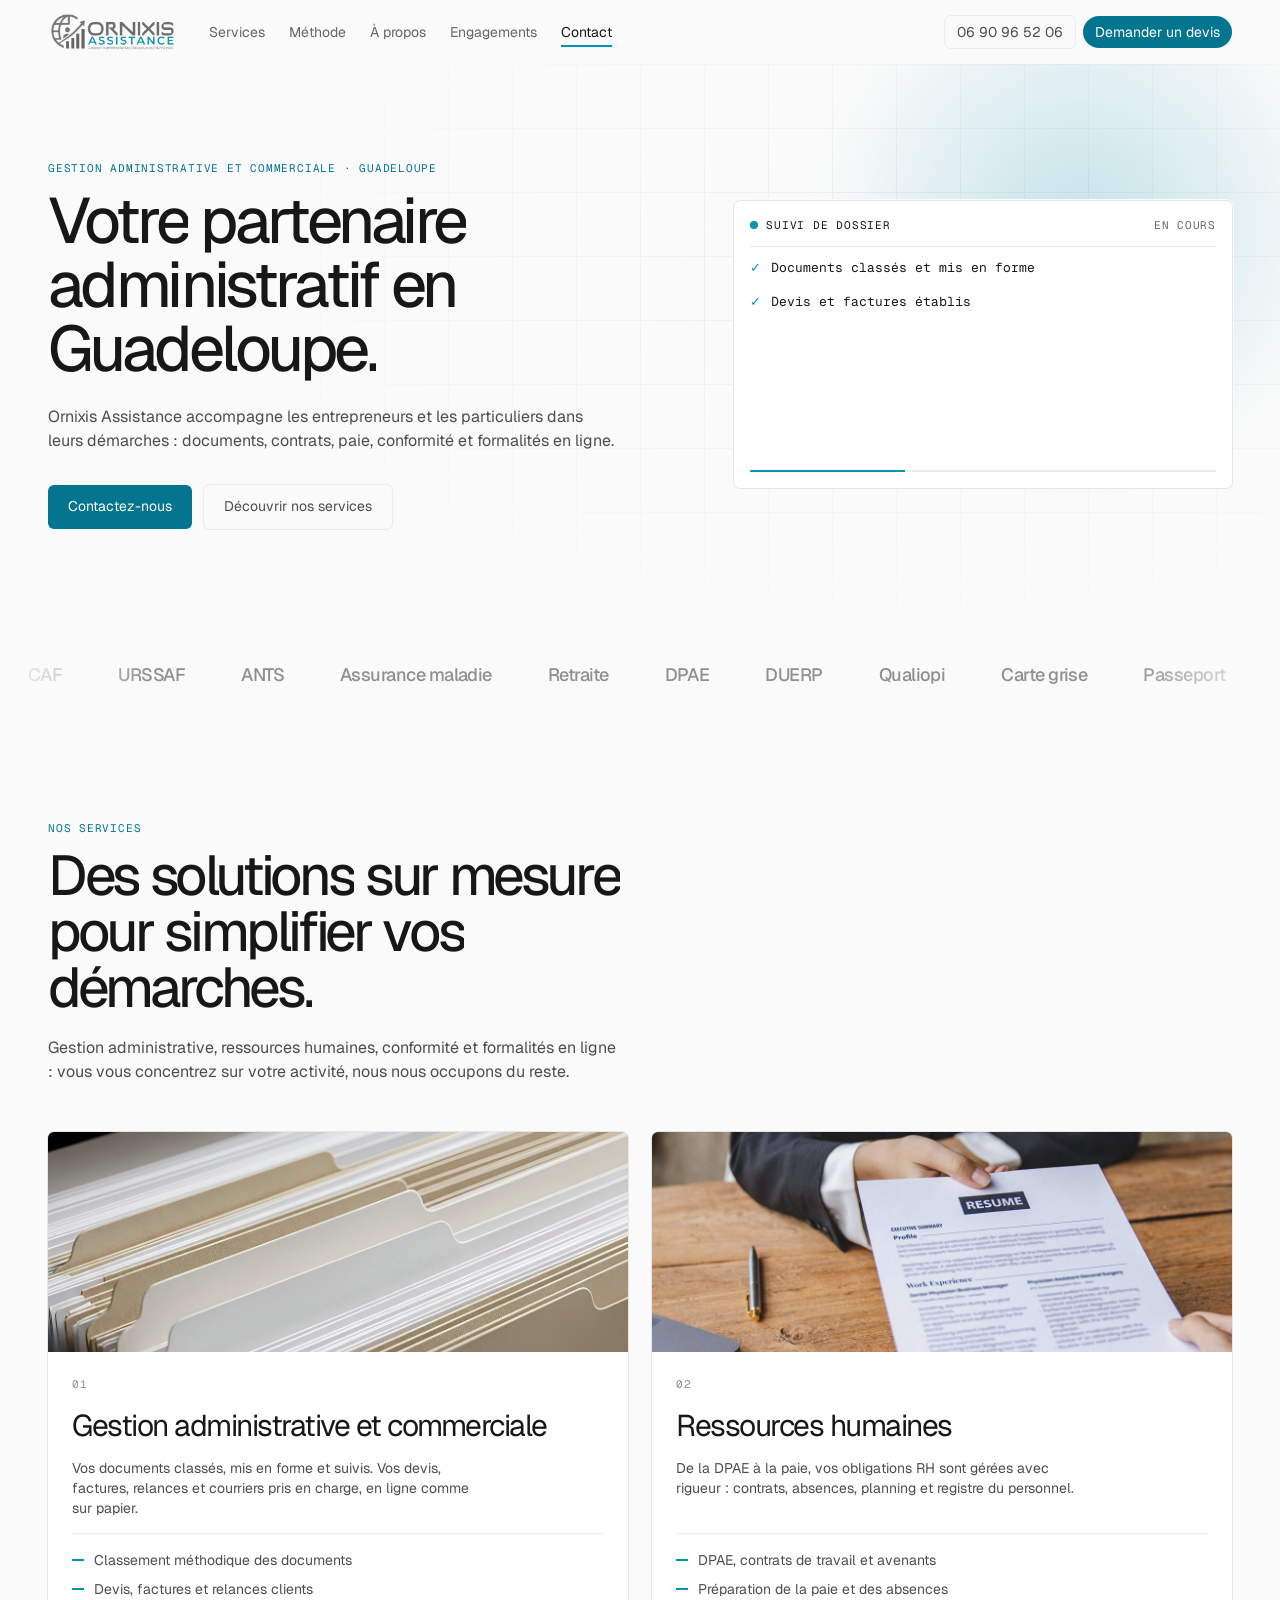
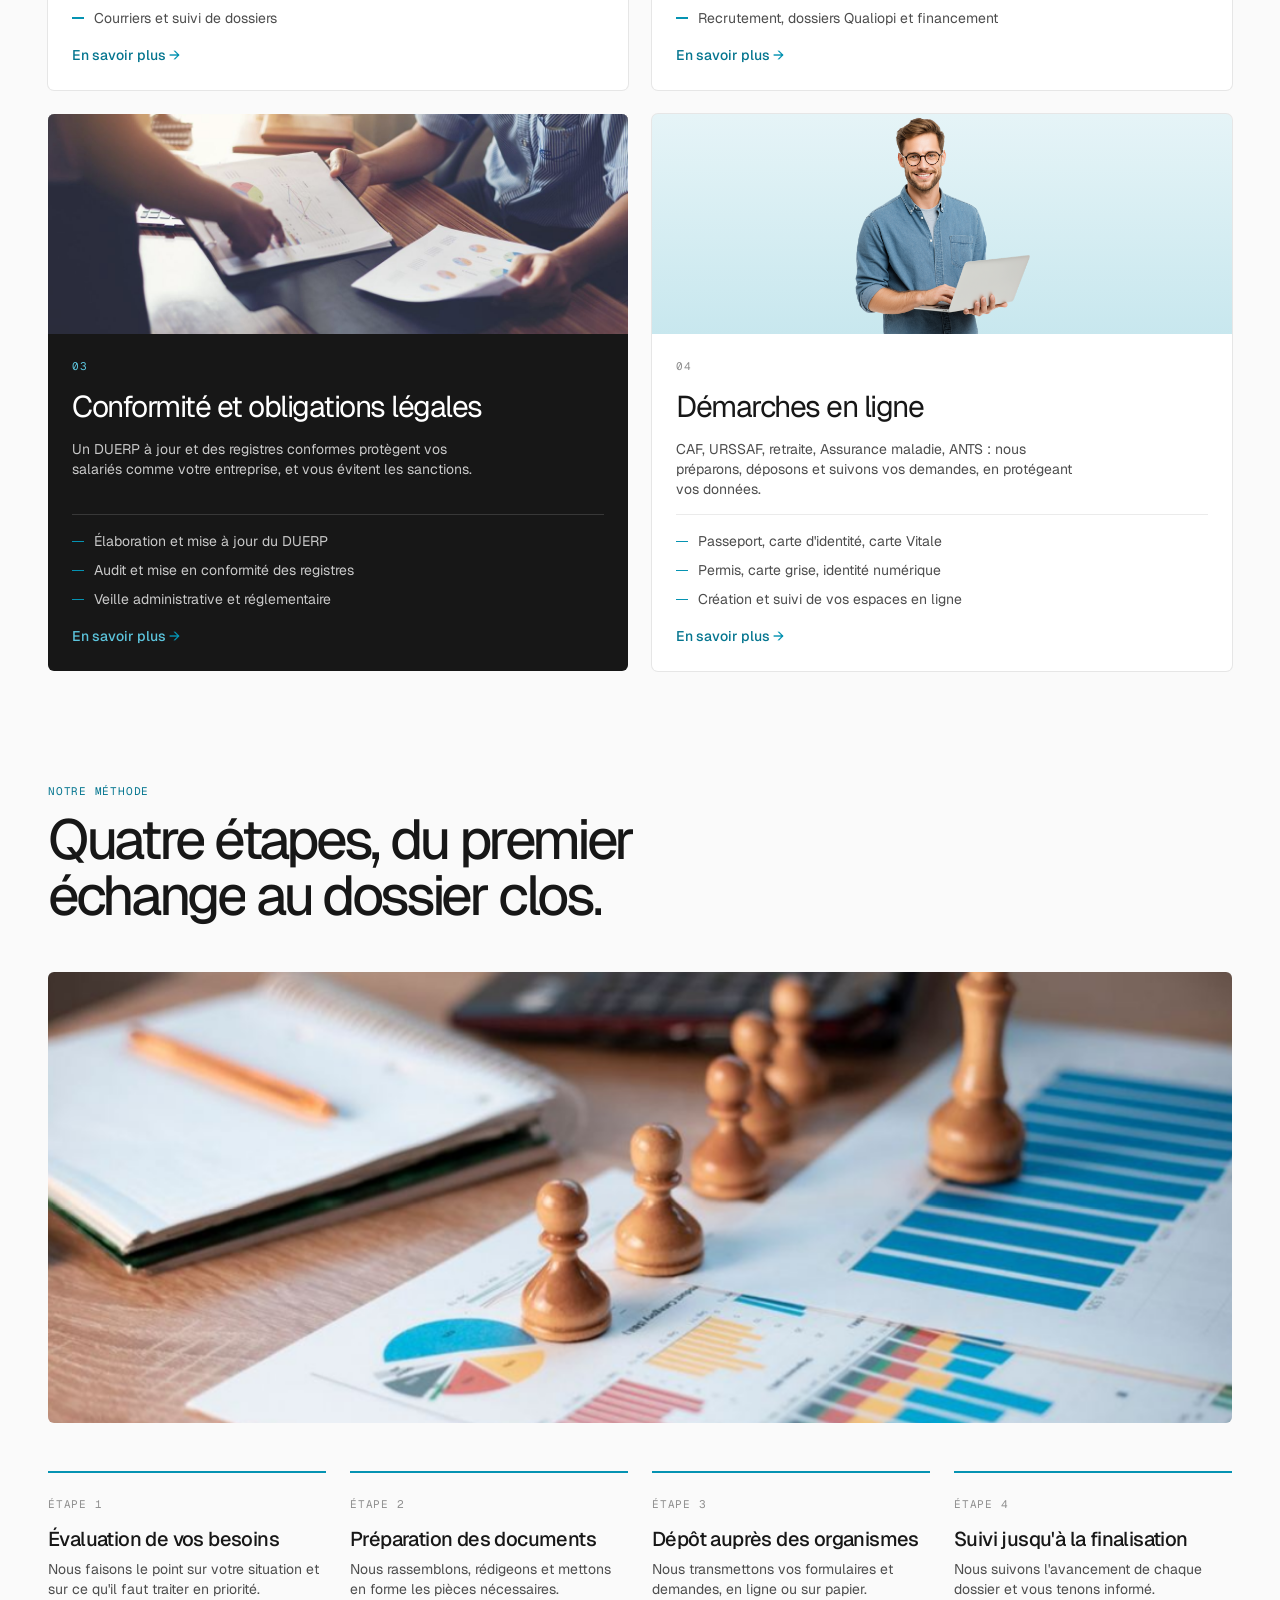
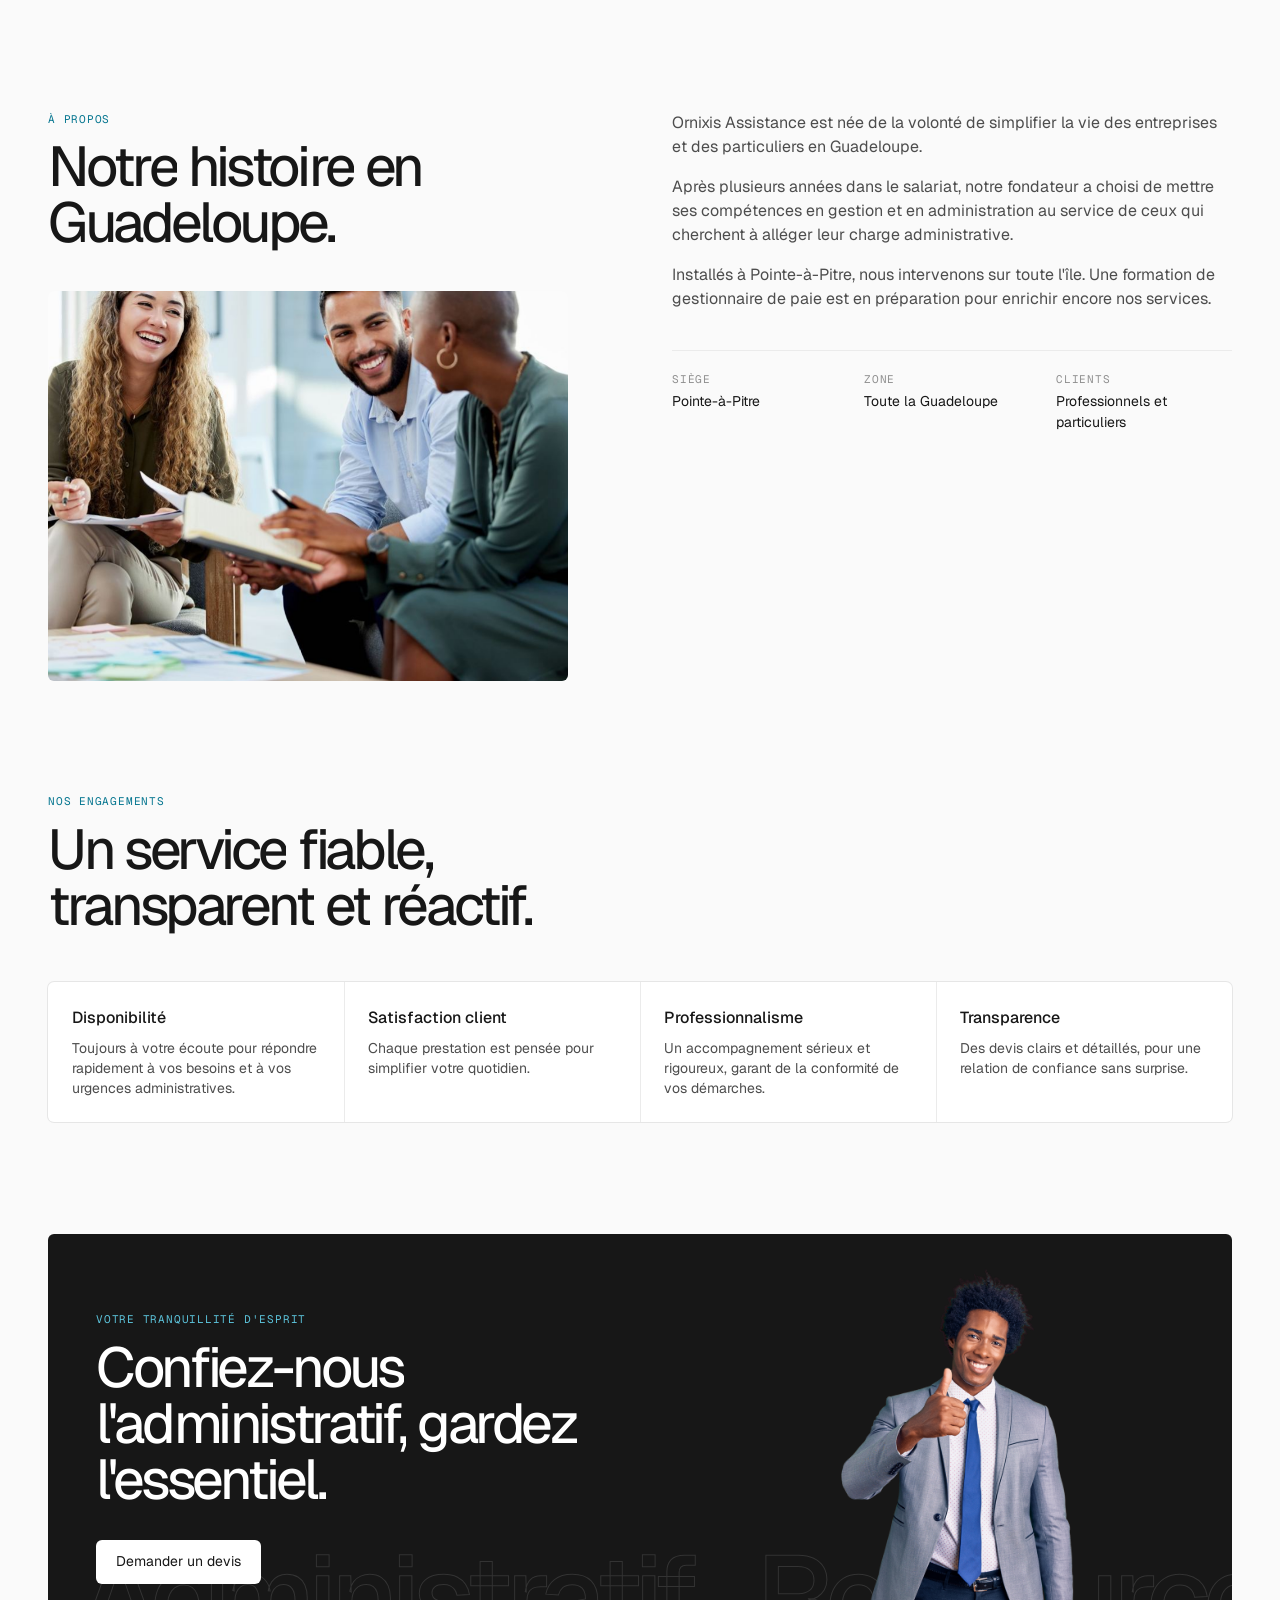
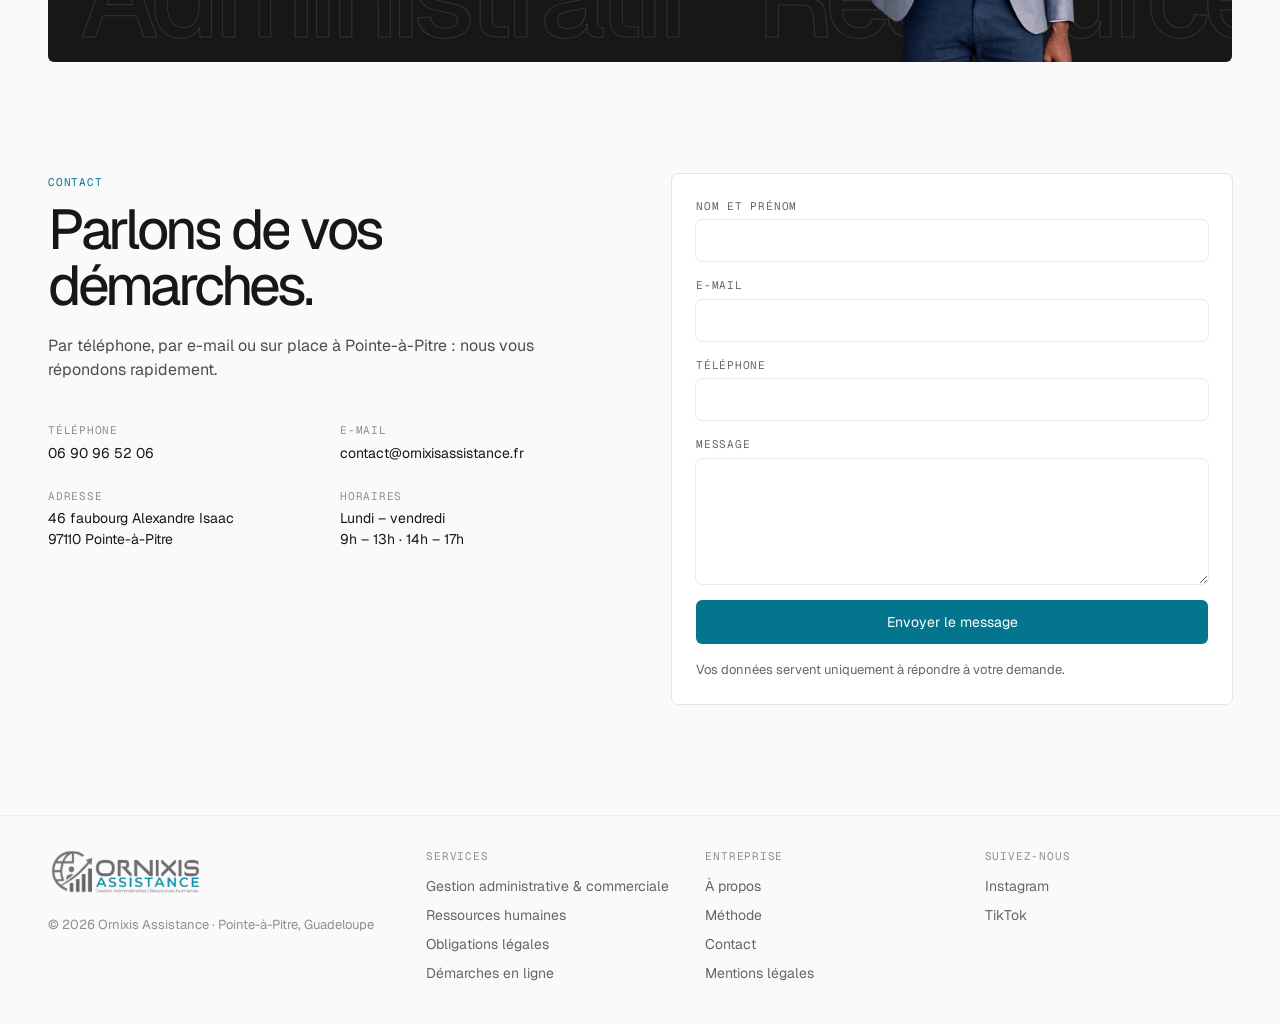
<file: index.html>
<!DOCTYPE html>
<html lang="fr">
<head>
  <meta charset="utf-8">
  <meta name="viewport" content="width=device-width, initial-scale=1">
  <meta name="robots" content="noindex">
  <title>Ornixis Assistance — Gestion administrative et commerciale en Guadeloupe</title>
  <meta name="description" content="Ornixis Assistance accompagne les entrepreneurs et les particuliers en Guadeloupe : gestion administrative et commerciale, ressources humaines, conformité légale et démarches en ligne.">
  <link rel="preconnect" href="https://fonts.googleapis.com">
  <link rel="preconnect" href="https://fonts.gstatic.com" crossorigin>
  <link href="https://fonts.googleapis.com/css2?family=Geist:wght@400;450;500&family=Geist+Mono:wght@400;500;600&display=swap" rel="stylesheet">
  <meta property="og:title" content="Ornixis Assistance — Gestion administrative et commerciale en Guadeloupe">
  <meta property="og:description" content="Ornixis Assistance accompagne les entrepreneurs et les particuliers en Guadeloupe : gestion administrative et commerciale, ressources humaines, conformité légale et démarches en ligne.">
  <meta property="og:type" content="website">
  <meta property="og:locale" content="fr_FR">
  <link rel="icon" href="assets/favicon.svg" type="image/svg+xml">
  <script type="application/ld+json">{"@context":"https://schema.org","@type":"ProfessionalService","name":"Ornixis Assistance","description":"Ornixis Assistance accompagne les entrepreneurs et les particuliers en Guadeloupe : gestion administrative et commerciale, ressources humaines, conformité légale et démarches en ligne.","telephone":"+590690965206","email":"contact@ornixisassistance.fr","areaServed":"Guadeloupe","address":{"@type":"PostalAddress","streetAddress":"46 faubourg Alexandre Isaac","postalCode":"97110","addressLocality":"Pointe-à-Pitre","addressCountry":"FR"},"openingHoursSpecification":[{"@type":"OpeningHoursSpecification","dayOfWeek":["Monday","Tuesday","Wednesday","Thursday","Friday"],"opens":"09:00","closes":"13:00"},{"@type":"OpeningHoursSpecification","dayOfWeek":["Monday","Tuesday","Wednesday","Thursday","Friday"],"opens":"14:00","closes":"17:00"}],"sameAs":["https://instagram.com/ornixis_assistance/","https://www.tiktok.com/@ornixis_assistance"]}</script>
  <meta name="theme-color" content="#0593b2">
  <link rel="stylesheet" href="styles.css">
</head>
<body>
  <div class="progress" aria-hidden="true"></div>

  <header class="nav" id="nav">
    <div class="container nav__inner">
      <a class="brand" href="#top" aria-label="Ornixis Assistance, retour en haut de page">
        <img class="brand__logo" src="assets/logo.png" alt="Ornixis Assistance" width="416" height="129">
      </a>
      <nav class="nav__links" id="menu" aria-label="Navigation principale">
        <a href="#services">Services</a>
        <a href="#methode">Méthode</a>
        <a href="#a-propos">À propos</a>
        <a href="#engagements">Engagements</a>
        <a href="#contact">Contact</a>
      </nav>
      <div class="nav__actions">
        <a class="btn btn--ghost btn--sm nav__phone" href="tel:+590690965206">06 90 96 52 06</a>
        <a class="btn btn--fill btn--sm btn--pill" href="#contact">Demander un devis</a>
        <button class="burger" id="burger" aria-label="Ouvrir le menu" aria-expanded="false" aria-controls="menu">
          <span></span><span></span>
        </button>
      </div>
    </div>
  </header>

  <main id="top">
    <!-- Hero -->
    <section class="hero">
      <div class="hero__grid" aria-hidden="true"></div>
      <div class="hero__orb" aria-hidden="true"></div>
      <div class="container hero__inner">
        <div class="hero__text">
          <p class="eyebrow hero__eyebrow">Gestion administrative et commerciale · Guadeloupe</p>
          <h1 class="display" data-split>Votre partenaire administratif en Guadeloupe.</h1>
          <p class="lead hero__lead">Ornixis Assistance accompagne les entrepreneurs et les particuliers dans leurs démarches : documents, contrats, paie, conformité et formalités en ligne.</p>
          <div class="hero__cta">
            <a class="btn btn--fill" href="#contact">Contactez-nous</a>
            <a class="btn btn--ghost" href="#services">Découvrir nos services</a>
          </div>
        </div>

        <aside class="panel hero__panel" aria-label="Exemple de suivi de dossier">
          <div class="panel__head">
            <span class="panel__dot"></span>
            <span class="mono">Suivi de dossier</span>
            <span class="mono panel__status" id="panelStatus">En cours</span>
          </div>
          <ul class="panel__list" id="panelList">
            <li><span class="check">✓</span>Documents classés et mis en forme</li>
            <li><span class="check">✓</span>Devis et factures établis</li>
            <li><span class="check">✓</span>DPAE transmise à l'URSSAF</li>
            <li><span class="check">✓</span>Contrat de travail rédigé</li>
            <li><span class="check">✓</span>Registre du personnel à jour</li>
            <li><span class="check">✓</span>DUERP mis à jour</li>
          </ul>
          <div class="panel__bar"><span id="panelBar"></span></div>
        </aside>
      </div>
    </section>

    <!-- Bandeau défilant -->
    <section class="marquee" aria-label="Organismes et formalités pris en charge">
      <div class="marquee__track">
        <span>CAF</span><span>URSSAF</span><span>ANTS</span><span>Assurance maladie</span><span>Retraite</span><span>DPAE</span><span>DUERP</span><span>Qualiopi</span><span>Carte grise</span><span>Passeport</span>
        <span aria-hidden="true">CAF</span><span aria-hidden="true">URSSAF</span><span aria-hidden="true">ANTS</span><span aria-hidden="true">Assurance maladie</span><span aria-hidden="true">Retraite</span><span aria-hidden="true">DPAE</span><span aria-hidden="true">DUERP</span><span aria-hidden="true">Qualiopi</span><span aria-hidden="true">Carte grise</span><span aria-hidden="true">Passeport</span>
      </div>
    </section>

    <!-- Services -->
    <section class="section" id="services">
      <div class="container">
        <div class="section__head reveal">
          <p class="eyebrow">Nos services</p>
          <h2 class="heading-lg" data-split>Des solutions sur mesure pour simplifier vos démarches.</h2>
          <p class="lead">Gestion administrative, ressources humaines, conformité et formalités en ligne : vous vous concentrez sur votre activité, nous nous occupons du reste.</p>
        </div>

        <div class="cards">
          <article class="card reveal">
            <div class="card__media"><img src="assets/dossiers.jpg" alt="Dossiers classés dans un tiroir" loading="lazy" width="1200" height="1200"></div>
            <p class="eyebrow card__num">01</p>
            <h3 class="heading">Gestion administrative et commerciale</h3>
            <p>Vos documents classés, mis en forme et suivis. Vos devis, factures, relances et courriers pris en charge, en ligne comme sur papier.</p>
            <ul class="list">
              <li>Classement méthodique des documents</li>
              <li>Devis, factures et relances clients</li>
              <li>Courriers et suivi de dossiers</li>
            </ul>
            <a class="card__link" href="gestion-administrative-commerciale.html">En savoir plus <span aria-hidden="true">→</span></a>
          </article>

          <article class="card reveal">
            <div class="card__media"><img src="assets/cv.jpg" alt="Un CV remis lors d'un entretien" loading="lazy" width="1200" height="1800" style="object-position: 50% 38%"></div>
            <p class="eyebrow card__num">02</p>
            <h3 class="heading">Ressources humaines</h3>
            <p>De la DPAE à la paie, vos obligations RH sont gérées avec rigueur : contrats, absences, planning et registre du personnel.</p>
            <ul class="list">
              <li>DPAE, contrats de travail et avenants</li>
              <li>Préparation de la paie et des absences</li>
              <li>Recrutement, dossiers Qualiopi et financement</li>
            </ul>
            <a class="card__link" href="ressources-humaines.html">En savoir plus <span aria-hidden="true">→</span></a>
          </article>

          <article class="card card--dark reveal">
            <div class="card__media"><img src="assets/documents.jpg" alt="Deux personnes examinent des documents à un bureau" loading="lazy" width="1200" height="800"></div>
            <p class="eyebrow card__num">03</p>
            <h3 class="heading">Conformité et obligations légales</h3>
            <p>Un DUERP à jour et des registres conformes protègent vos salariés comme votre entreprise, et vous évitent les sanctions.</p>
            <ul class="list">
              <li>Élaboration et mise à jour du DUERP</li>
              <li>Audit et mise en conformité des registres</li>
              <li>Veille administrative et réglementaire</li>
            </ul>
            <a class="card__link" href="obligations-legales.html">En savoir plus <span aria-hidden="true">→</span></a>
          </article>

          <article class="card reveal">
            <div class="card__media card__media--cutout"><img src="assets/ordinateur.png" alt="Un homme souriant utilise un ordinateur portable" loading="lazy" width="720" height="832"></div>
            <p class="eyebrow card__num">04</p>
            <h3 class="heading">Démarches en ligne</h3>
            <p>CAF, URSSAF, retraite, Assurance maladie, ANTS : nous préparons, déposons et suivons vos demandes, en protégeant vos données.</p>
            <ul class="list">
              <li>Passeport, carte d'identité, carte Vitale</li>
              <li>Permis, carte grise, identité numérique</li>
              <li>Création et suivi de vos espaces en ligne</li>
            </ul>
            <a class="card__link" href="demarches-en-ligne.html">En savoir plus <span aria-hidden="true">→</span></a>
          </article>
        </div>
      </div>
    </section>

    <!-- Méthode -->
    <section class="section" id="methode">
      <div class="container">
        <div class="section__head reveal">
          <p class="eyebrow">Notre méthode</p>
          <h2 class="heading-lg" data-split>Quatre étapes, du premier échange au dossier clos.</h2>
        </div>
        <figure class="media media--wide reveal">
          <img src="assets/echecs.jpg" alt="Un bureau avec des graphiques, un ordinateur et des pièces d'échecs" loading="lazy" width="1200" height="800" data-parallax="50">
        </figure>
        <ol class="steps">
          <li class="step reveal">
            <span class="mono step__num">Étape 1</span>
            <h3>Évaluation de vos besoins</h3>
            <p>Nous faisons le point sur votre situation et sur ce qu'il faut traiter en priorité.</p>
          </li>
          <li class="step reveal">
            <span class="mono step__num">Étape 2</span>
            <h3>Préparation des documents</h3>
            <p>Nous rassemblons, rédigeons et mettons en forme les pièces nécessaires.</p>
          </li>
          <li class="step reveal">
            <span class="mono step__num">Étape 3</span>
            <h3>Dépôt auprès des organismes</h3>
            <p>Nous transmettons vos formulaires et demandes, en ligne ou sur papier.</p>
          </li>
          <li class="step reveal">
            <span class="mono step__num">Étape 4</span>
            <h3>Suivi jusqu'à la finalisation</h3>
            <p>Nous suivons l'avancement de chaque dossier et vous tenons informé.</p>
          </li>
        </ol>
      </div>
    </section>

    <!-- À propos -->
    <section class="section" id="a-propos">
      <div class="container about">
        <div class="about__title reveal">
          <p class="eyebrow">À propos</p>
          <h2 class="heading-lg" data-split>Notre histoire en Guadeloupe.</h2>
          <figure class="media media--about reveal">
            <img src="assets/equipe.jpg" alt="Trois personnes échangent autour de documents en souriant" loading="lazy" width="1200" height="782" data-parallax="30">
          </figure>
        </div>
        <div class="about__text reveal">
          <p>Ornixis Assistance est née de la volonté de simplifier la vie des entreprises et des particuliers en Guadeloupe.</p>
          <p>Après plusieurs années dans le salariat, notre fondateur a choisi de mettre ses compétences en gestion et en administration au service de ceux qui cherchent à alléger leur charge administrative.</p>
          <p>Installés à Pointe-à-Pitre, nous intervenons sur toute l'île. Une formation de gestionnaire de paie est en préparation pour enrichir encore nos services.</p>
          <dl class="facts">
            <div><dt class="mono">Siège</dt><dd>Pointe-à-Pitre</dd></div>
            <div><dt class="mono">Zone</dt><dd>Toute la Guadeloupe</dd></div>
            <div><dt class="mono">Clients</dt><dd>Professionnels et particuliers</dd></div>
          </dl>
        </div>
      </div>
    </section>

    <!-- Engagements -->
    <section class="section" id="engagements">
      <div class="container">
        <div class="section__head reveal">
          <p class="eyebrow">Nos engagements</p>
          <h2 class="heading-lg" data-split>Un service fiable, transparent et réactif.</h2>
        </div>
        <div class="values">
          <div class="value reveal">
            <h3>Disponibilité</h3>
            <p>Toujours à votre écoute pour répondre rapidement à vos besoins et à vos urgences administratives.</p>
          </div>
          <div class="value reveal">
            <h3>Satisfaction client</h3>
            <p>Chaque prestation est pensée pour simplifier votre quotidien.</p>
          </div>
          <div class="value reveal">
            <h3>Professionnalisme</h3>
            <p>Un accompagnement sérieux et rigoureux, garant de la conformité de vos démarches.</p>
          </div>
          <div class="value reveal">
            <h3>Transparence</h3>
            <p>Des devis clairs et détaillés, pour une relation de confiance sans surprise.</p>
          </div>
        </div>
      </div>
    </section>

    <!-- Appel à l'action -->
    <section class="section">
      <div class="container">
        <div class="cta reveal">
          <div class="cta__marquee" aria-hidden="true">
            <div class="cta__track">
              <span>Administratif</span><span>Ressources humaines</span><span>Conformité</span><span>Démarches en ligne</span>
              <span>Administratif</span><span>Ressources humaines</span><span>Conformité</span><span>Démarches en ligne</span>
            </div>
          </div>
          <div class="cta__text">
            <p class="eyebrow">Votre tranquillité d'esprit</p>
            <h2 class="cta__title" data-split>Confiez-nous l'administratif, gardez l'essentiel.</h2>
            <a class="btn btn--light" href="#contact">Demander un devis</a>
          </div>
          <img class="cta__img" src="assets/pouce.png" alt="Un homme en costume lève le pouce en souriant" loading="lazy" width="720" height="976">
        </div>
      </div>
    </section>

    <!-- Contact -->
    <section class="section" id="contact">
      <div class="container contact">
        <div class="contact__info reveal">
          <p class="eyebrow">Contact</p>
          <h2 class="heading-lg" data-split>Parlons de vos démarches.</h2>
          <p class="lead">Par téléphone, par e-mail ou sur place à Pointe-à-Pitre : nous vous répondons rapidement.</p>

          <dl class="coords">
            <div>
              <dt class="mono">Téléphone</dt>
              <dd><a href="tel:+590690965206">06 90 96 52 06</a></dd>
            </div>
            <div>
              <dt class="mono">E-mail</dt>
              <dd><a href="mailto:contact@ornixisassistance.fr">contact@ornixisassistance.fr</a></dd>
            </div>
            <div>
              <dt class="mono">Adresse</dt>
              <dd>46 faubourg Alexandre Isaac<br>97110 Pointe-à-Pitre</dd>
            </div>
            <div>
              <dt class="mono">Horaires</dt>
              <dd>Lundi – vendredi<br>9h – 13h · 14h – 17h</dd>
            </div>
          </dl>
        </div>

        <form class="form reveal" id="contactForm" novalidate>
          <label>
            <span class="mono">Nom et prénom</span>
            <input type="text" name="nom" autocomplete="name" required>
          </label>
          <label>
            <span class="mono">E-mail</span>
            <input type="email" name="email" autocomplete="email" required>
          </label>
          <label>
            <span class="mono">Téléphone</span>
            <input type="tel" name="tel" autocomplete="tel" required>
          </label>
          <label>
            <span class="mono">Message</span>
            <textarea name="message" rows="5" required></textarea>
          </label>
          <button class="btn btn--fill" type="submit">Envoyer le message</button>
          <p class="form__note" id="formNote" role="status">Vos données servent uniquement à répondre à votre demande.</p>
        </form>
      </div>
    </section>
  </main>

  <footer class="footer">
    <div class="container footer__cols">
      <div>
        <a class="brand" href="#top"><img class="brand__logo" src="assets/logo.png" alt="Ornixis Assistance" width="416" height="129"></a>
        <p class="footer__small">© <span id="year">2026</span> Ornixis Assistance · Pointe-à-Pitre, Guadeloupe</p>
      </div>
      <nav aria-label="Services">
        <h2 class="mono">Services</h2>
        <ul>
          <li><a href="gestion-administrative-commerciale.html">Gestion administrative &amp; commerciale</a></li>
          <li><a href="ressources-humaines.html">Ressources humaines</a></li>
          <li><a href="obligations-legales.html">Obligations légales</a></li>
          <li><a href="demarches-en-ligne.html">Démarches en ligne</a></li>
        </ul>
      </nav>
      <nav aria-label="Entreprise">
        <h2 class="mono">Entreprise</h2>
        <ul>
          <li><a href="#a-propos">À propos</a></li>
          <li><a href="#methode">Méthode</a></li>
          <li><a href="#contact">Contact</a></li>
          <li><a href="mentions-legales.html">Mentions légales</a></li>
        </ul>
      </nav>
      <nav aria-label="Réseaux sociaux">
        <h2 class="mono">Suivez-nous</h2>
        <ul>
          <li><a href="https://instagram.com/ornixis_assistance/" target="_blank" rel="noopener">Instagram</a></li>
          <li><a href="https://www.tiktok.com/@ornixis_assistance" target="_blank" rel="noopener">TikTok</a></li>
        </ul>
      </nav>
    </div>
  </footer>

  <script src="main.js"></script>
</body>
</html>
</file>
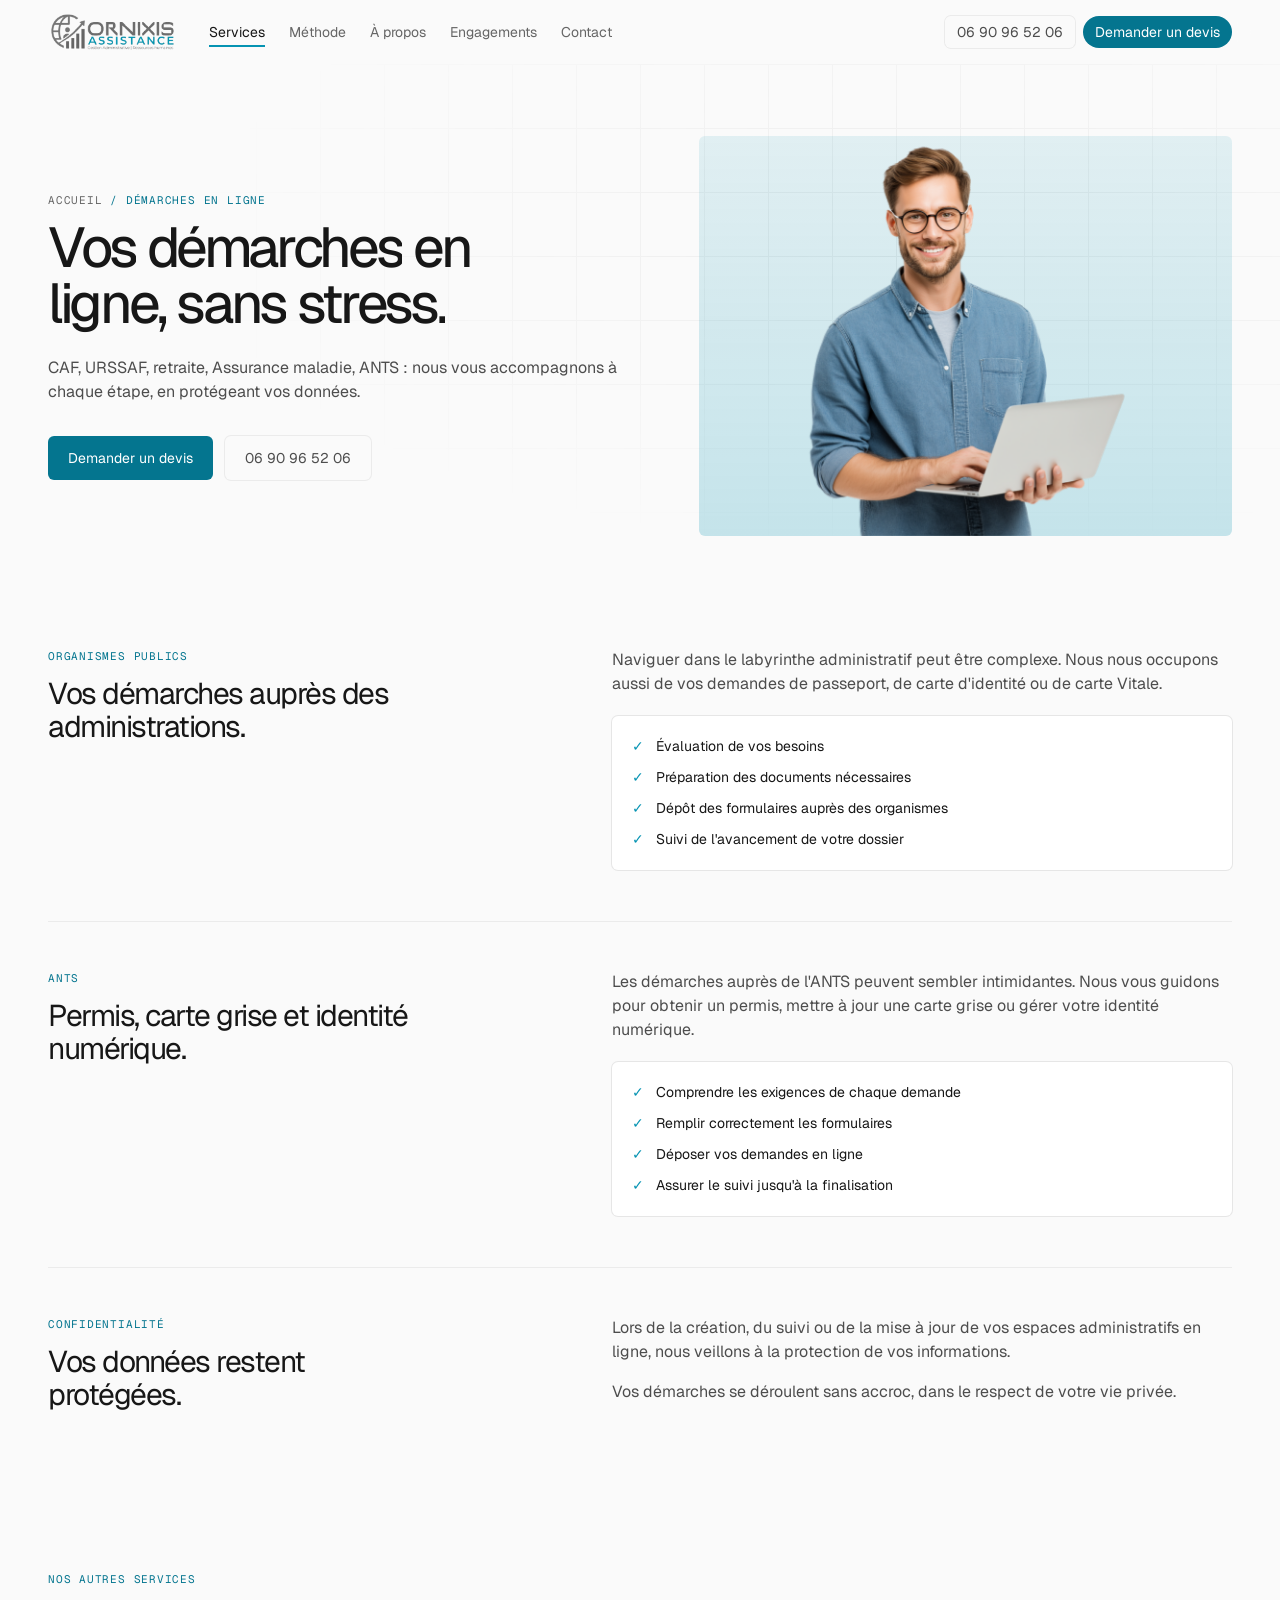
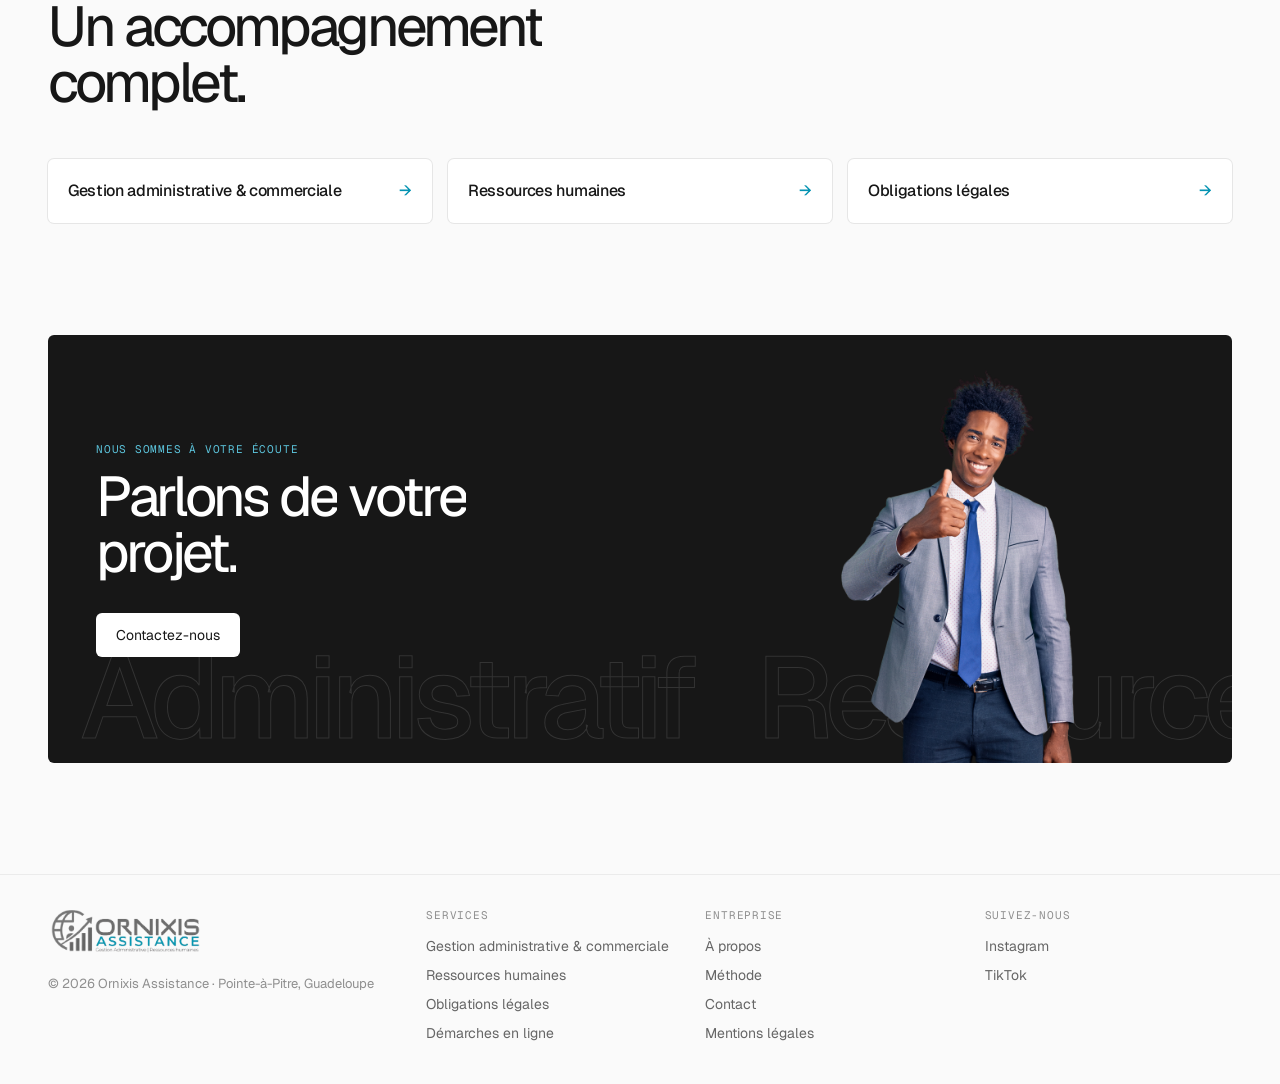
<file: demarches-en-ligne.html>
<!DOCTYPE html>
<html lang="fr">
<head>
  <meta charset="utf-8">
  <meta name="viewport" content="width=device-width, initial-scale=1">
  <meta name="robots" content="noindex">
  <title>Démarches en ligne en Guadeloupe — Ornixis Assistance</title>
  <meta name="description" content="CAF, URSSAF, retraite, Assurance maladie, ANTS : Ornixis Assistance prépare, dépose et suit vos démarches administratives en ligne en Guadeloupe.">
  <meta property="og:title" content="Démarches en ligne en Guadeloupe — Ornixis Assistance">
  <meta property="og:description" content="CAF, URSSAF, retraite, Assurance maladie, ANTS : Ornixis Assistance prépare, dépose et suit vos démarches administratives en ligne en Guadeloupe.">
  <meta property="og:type" content="website">
  <meta property="og:locale" content="fr_FR">
  <meta name="theme-color" content="#0593b2">
  <link rel="icon" href="assets/favicon.svg" type="image/svg+xml">
  <link rel="preconnect" href="https://fonts.googleapis.com">
  <link rel="preconnect" href="https://fonts.gstatic.com" crossorigin>
  <link href="https://fonts.googleapis.com/css2?family=Geist:wght@400;450;500&family=Geist+Mono:wght@400;500;600&display=swap" rel="stylesheet">
  <link rel="stylesheet" href="styles.css">
</head>
<body>
  <div class="progress" aria-hidden="true"></div>

  <header class="nav" id="nav">
    <div class="container nav__inner">
      <a class="brand" href="index.html" aria-label="Ornixis Assistance, retour à l'accueil">
        <img class="brand__logo" src="assets/logo.png" alt="Ornixis Assistance" width="416" height="129">
      </a>
      <nav class="nav__links" id="menu" aria-label="Navigation principale">
        <a href="index.html#services" class="is-active">Services</a>
        <a href="index.html#methode">Méthode</a>
        <a href="index.html#a-propos">À propos</a>
        <a href="index.html#engagements">Engagements</a>
        <a href="index.html#contact">Contact</a>
      </nav>
      <div class="nav__actions">
        <a class="btn btn--ghost btn--sm nav__phone" href="tel:+590690965206">06 90 96 52 06</a>
        <a class="btn btn--fill btn--sm btn--pill" href="index.html#contact">Demander un devis</a>
        <button class="burger" id="burger" aria-label="Ouvrir le menu" aria-expanded="false" aria-controls="menu">
          <span></span><span></span>
        </button>
      </div>
    </div>
  </header>

  <main>
    <section class="page-hero">
      <div class="hero__grid" aria-hidden="true"></div>
      <div class="container page-hero__inner">
        <div>
          <p class="eyebrow hero__eyebrow"><a href="index.html">Accueil</a> / Démarches en ligne</p>
          <h1 class="heading-lg" data-split>Vos démarches en ligne, sans stress.</h1>
          <p class="lead hero__lead">CAF, URSSAF, retraite, Assurance maladie, ANTS : nous vous accompagnons à chaque étape, en protégeant vos données.</p>
          <div class="hero__cta">
            <a class="btn btn--fill" href="index.html#contact">Demander un devis</a>
            <a class="btn btn--ghost" href="tel:+590690965206">06 90 96 52 06</a>
          </div>
        </div>
        <figure class="media media--hero media--cutout reveal">
          <img src="assets/ordinateur.png" alt="Un homme souriant utilise un ordinateur portable" width="720" height="832">
        </figure>
      </div>
    </section>

    <section class="section">
      <div class="container">
        <article class="block reveal">
          <div>
            <p class="eyebrow">Organismes publics</p>
            <h2 class="heading">Vos démarches auprès des administrations.</h2>
          </div>
          <div class="block__text">
            <p>Naviguer dans le labyrinthe administratif peut être complexe. Nous nous occupons aussi de vos demandes de passeport, de carte d'identité ou de carte Vitale.</p>
            <ul class="bullets">
              <li style="--n:0">Évaluation de vos besoins</li>
              <li style="--n:1">Préparation des documents nécessaires</li>
              <li style="--n:2">Dépôt des formulaires auprès des organismes</li>
              <li style="--n:3">Suivi de l'avancement de votre dossier</li>
            </ul>
          </div>
        </article>
        <article class="block reveal">
          <div>
            <p class="eyebrow">ANTS</p>
            <h2 class="heading">Permis, carte grise et identité numérique.</h2>
          </div>
          <div class="block__text">
            <p>Les démarches auprès de l'ANTS peuvent sembler intimidantes. Nous vous guidons pour obtenir un permis, mettre à jour une carte grise ou gérer votre identité numérique.</p>
            <ul class="bullets">
              <li style="--n:0">Comprendre les exigences de chaque demande</li>
              <li style="--n:1">Remplir correctement les formulaires</li>
              <li style="--n:2">Déposer vos demandes en ligne</li>
              <li style="--n:3">Assurer le suivi jusqu'à la finalisation</li>
            </ul>
          </div>
        </article>
        <article class="block reveal">
          <div>
            <p class="eyebrow">Confidentialité</p>
            <h2 class="heading">Vos données restent protégées.</h2>
          </div>
          <div class="block__text">
            <p>Lors de la création, du suivi ou de la mise à jour de vos espaces administratifs en ligne, nous veillons à la protection de vos informations.</p>
            <p>Vos démarches se déroulent sans accroc, dans le respect de votre vie privée.</p>
          </div>
        </article>
      </div>
    </section>

    <section class="section">
      <div class="container">
        <div class="section__head reveal">
          <p class="eyebrow">Nos autres services</p>
          <h2 class="heading-lg" data-split>Un accompagnement complet.</h2>
        </div>
        <div class="more">
          <a class="reveal" href="gestion-administrative-commerciale.html">Gestion administrative &amp; commerciale <span aria-hidden="true">→</span></a>
          <a class="reveal" href="ressources-humaines.html">Ressources humaines <span aria-hidden="true">→</span></a>
          <a class="reveal" href="obligations-legales.html">Obligations légales <span aria-hidden="true">→</span></a>
        </div>
      </div>
    </section>

    <section class="section">
      <div class="container">
        <div class="cta reveal">
          <div class="cta__marquee" aria-hidden="true">
            <div class="cta__track">
              <span>Administratif</span><span>Ressources humaines</span><span>Conformité</span><span>Démarches en ligne</span>
              <span>Administratif</span><span>Ressources humaines</span><span>Conformité</span><span>Démarches en ligne</span>
            </div>
          </div>
          <div class="cta__text">
            <p class="eyebrow">Nous sommes à votre écoute</p>
            <h2 class="cta__title" data-split>Parlons de votre projet.</h2>
            <a class="btn btn--light" href="index.html#contact">Contactez-nous</a>
          </div>
          <img class="cta__img" src="assets/pouce.png" alt="Un homme en costume lève le pouce en souriant" loading="lazy" width="720" height="976">
        </div>
      </div>
    </section>
  </main>

  <footer class="footer">
    <div class="container footer__cols">
      <div>
        <a class="brand" href="index.html"><img class="brand__logo" src="assets/logo.png" alt="Ornixis Assistance" width="416" height="129"></a>
        <p class="footer__small">© <span id="year">2026</span> Ornixis Assistance · Pointe-à-Pitre, Guadeloupe</p>
      </div>
      <nav aria-label="Services">
        <h2 class="mono">Services</h2>
        <ul>
          <li><a href="gestion-administrative-commerciale.html">Gestion administrative &amp; commerciale</a></li>
          <li><a href="ressources-humaines.html">Ressources humaines</a></li>
          <li><a href="obligations-legales.html">Obligations légales</a></li>
          <li><a href="demarches-en-ligne.html">Démarches en ligne</a></li>
        </ul>
      </nav>
      <nav aria-label="Entreprise">
        <h2 class="mono">Entreprise</h2>
        <ul>
          <li><a href="index.html#a-propos">À propos</a></li>
          <li><a href="index.html#methode">Méthode</a></li>
          <li><a href="index.html#contact">Contact</a></li>
          <li><a href="mentions-legales.html">Mentions légales</a></li>
        </ul>
      </nav>
      <nav aria-label="Réseaux sociaux">
        <h2 class="mono">Suivez-nous</h2>
        <ul>
          <li><a href="https://instagram.com/ornixis_assistance/" target="_blank" rel="noopener">Instagram</a></li>
          <li><a href="https://www.tiktok.com/@ornixis_assistance" target="_blank" rel="noopener">TikTok</a></li>
        </ul>
      </nav>
    </div>
  </footer>

  <script src="main.js"></script>
</body>
</html>
</file>
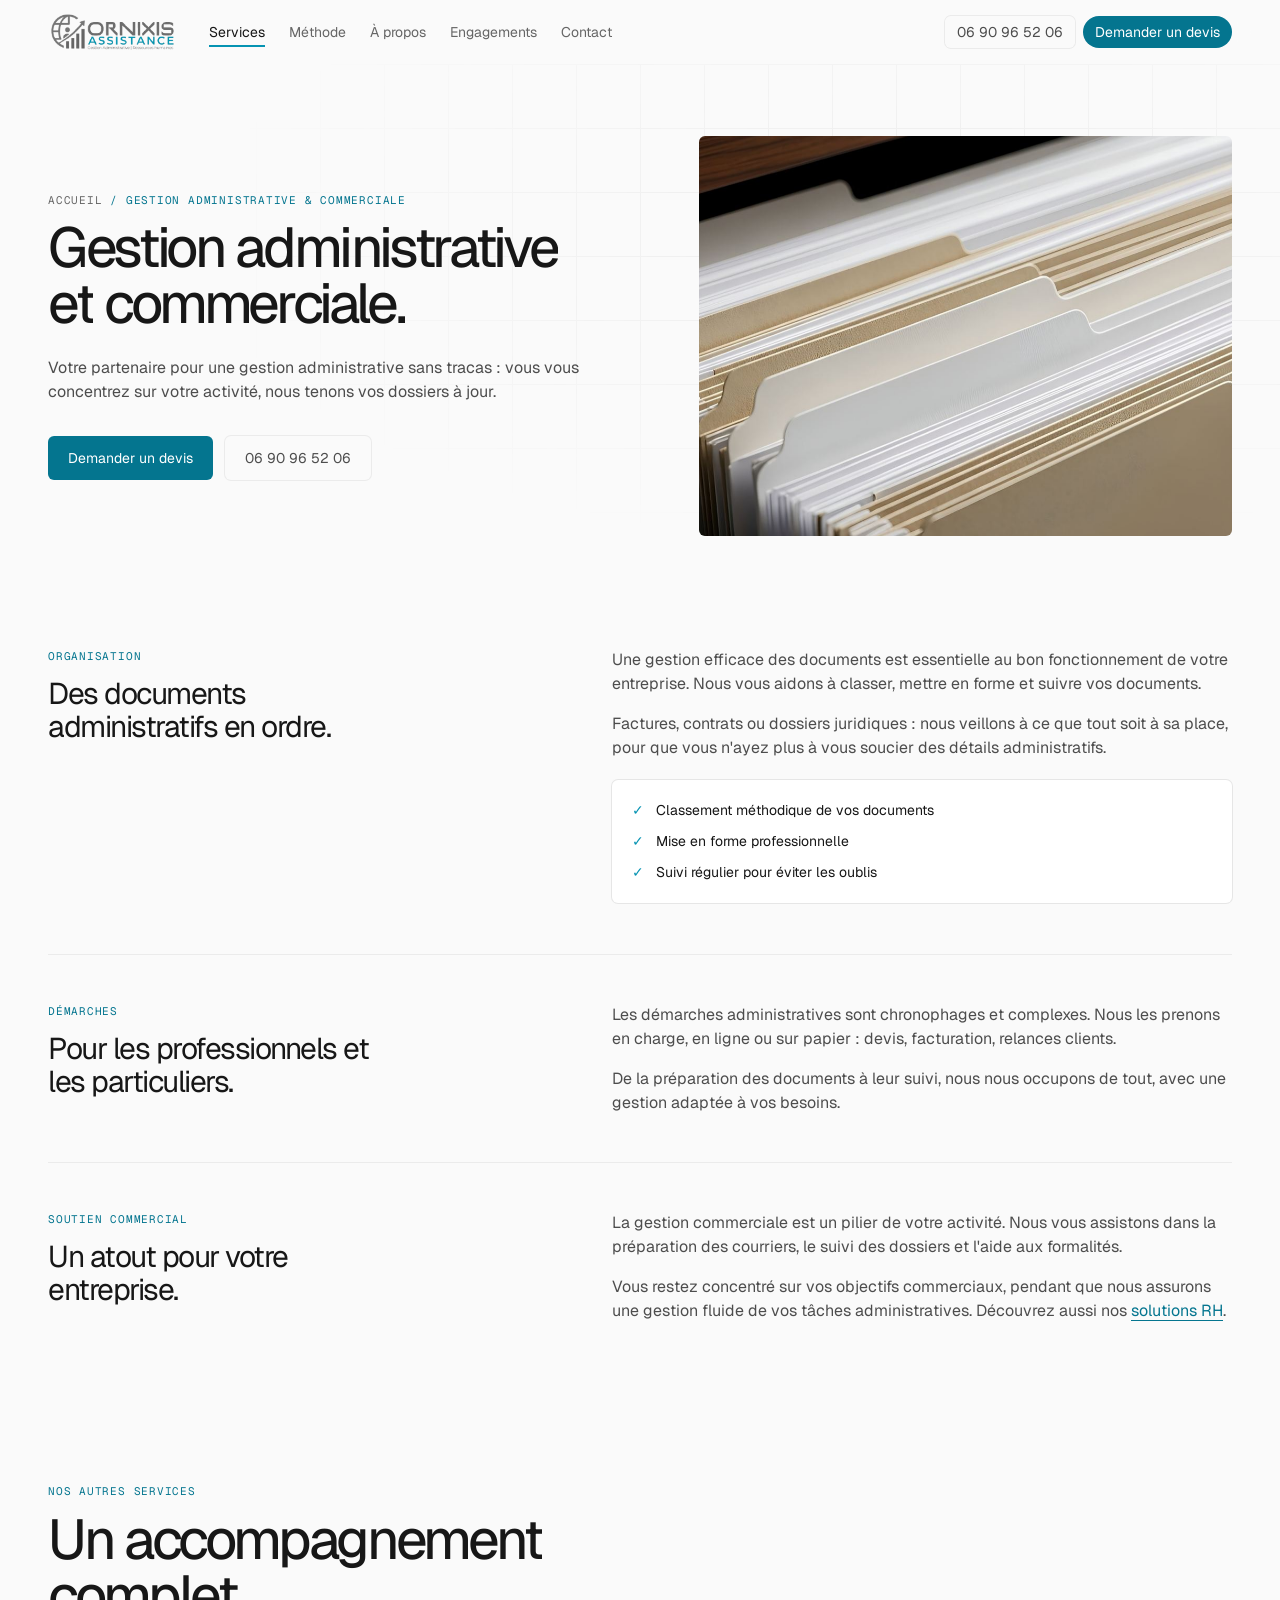
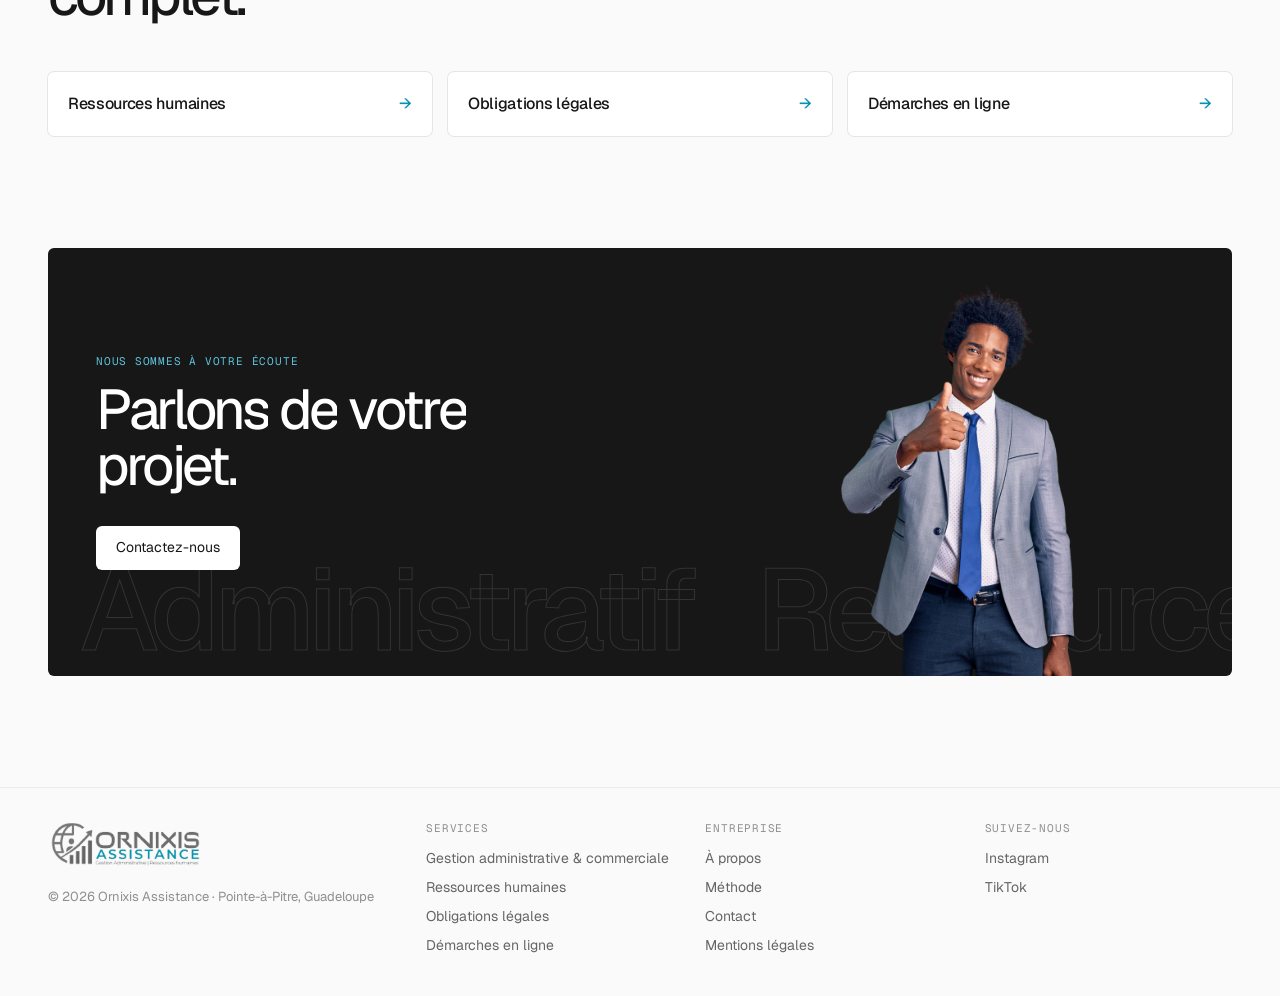
<file: gestion-administrative-commerciale.html>
<!DOCTYPE html>
<html lang="fr">
<head>
  <meta charset="utf-8">
  <meta name="viewport" content="width=device-width, initial-scale=1">
  <meta name="robots" content="noindex">
  <title>Gestion administrative et commerciale en Guadeloupe — Ornixis Assistance</title>
  <meta name="description" content="Classement de documents, devis, factures, relances et courriers : Ornixis Assistance prend en charge votre gestion administrative et commerciale en Guadeloupe.">
  <meta property="og:title" content="Gestion administrative et commerciale en Guadeloupe — Ornixis Assistance">
  <meta property="og:description" content="Classement de documents, devis, factures, relances et courriers : Ornixis Assistance prend en charge votre gestion administrative et commerciale en Guadeloupe.">
  <meta property="og:type" content="website">
  <meta property="og:locale" content="fr_FR">
  <meta name="theme-color" content="#0593b2">
  <link rel="icon" href="assets/favicon.svg" type="image/svg+xml">
  <link rel="preconnect" href="https://fonts.googleapis.com">
  <link rel="preconnect" href="https://fonts.gstatic.com" crossorigin>
  <link href="https://fonts.googleapis.com/css2?family=Geist:wght@400;450;500&family=Geist+Mono:wght@400;500;600&display=swap" rel="stylesheet">
  <link rel="stylesheet" href="styles.css">
</head>
<body>
  <div class="progress" aria-hidden="true"></div>

  <header class="nav" id="nav">
    <div class="container nav__inner">
      <a class="brand" href="index.html" aria-label="Ornixis Assistance, retour à l'accueil">
        <img class="brand__logo" src="assets/logo.png" alt="Ornixis Assistance" width="416" height="129">
      </a>
      <nav class="nav__links" id="menu" aria-label="Navigation principale">
        <a href="index.html#services" class="is-active">Services</a>
        <a href="index.html#methode">Méthode</a>
        <a href="index.html#a-propos">À propos</a>
        <a href="index.html#engagements">Engagements</a>
        <a href="index.html#contact">Contact</a>
      </nav>
      <div class="nav__actions">
        <a class="btn btn--ghost btn--sm nav__phone" href="tel:+590690965206">06 90 96 52 06</a>
        <a class="btn btn--fill btn--sm btn--pill" href="index.html#contact">Demander un devis</a>
        <button class="burger" id="burger" aria-label="Ouvrir le menu" aria-expanded="false" aria-controls="menu">
          <span></span><span></span>
        </button>
      </div>
    </div>
  </header>

  <main>
    <section class="page-hero">
      <div class="hero__grid" aria-hidden="true"></div>
      <div class="container page-hero__inner">
        <div>
          <p class="eyebrow hero__eyebrow"><a href="index.html">Accueil</a> / Gestion administrative &amp; commerciale</p>
          <h1 class="heading-lg" data-split>Gestion administrative et commerciale.</h1>
          <p class="lead hero__lead">Votre partenaire pour une gestion administrative sans tracas : vous vous concentrez sur votre activité, nous tenons vos dossiers à jour.</p>
          <div class="hero__cta">
            <a class="btn btn--fill" href="index.html#contact">Demander un devis</a>
            <a class="btn btn--ghost" href="tel:+590690965206">06 90 96 52 06</a>
          </div>
        </div>
        <figure class="media media--hero reveal">
          <img src="assets/dossiers.jpg" alt="Dossiers classés dans un tiroir" width="1200" height="1200" data-parallax="30">
        </figure>
      </div>
    </section>

    <section class="section">
      <div class="container">
        <article class="block reveal">
          <div>
            <p class="eyebrow">Organisation</p>
            <h2 class="heading">Des documents administratifs en ordre.</h2>
          </div>
          <div class="block__text">
            <p>Une gestion efficace des documents est essentielle au bon fonctionnement de votre entreprise. Nous vous aidons à classer, mettre en forme et suivre vos documents.</p>
            <p>Factures, contrats ou dossiers juridiques : nous veillons à ce que tout soit à sa place, pour que vous n'ayez plus à vous soucier des détails administratifs.</p>
            <ul class="bullets">
              <li style="--n:0">Classement méthodique de vos documents</li>
              <li style="--n:1">Mise en forme professionnelle</li>
              <li style="--n:2">Suivi régulier pour éviter les oublis</li>
            </ul>
          </div>
        </article>
        <article class="block reveal">
          <div>
            <p class="eyebrow">Démarches</p>
            <h2 class="heading">Pour les professionnels et les particuliers.</h2>
          </div>
          <div class="block__text">
            <p>Les démarches administratives sont chronophages et complexes. Nous les prenons en charge, en ligne ou sur papier : devis, facturation, relances clients.</p>
            <p>De la préparation des documents à leur suivi, nous nous occupons de tout, avec une gestion adaptée à vos besoins.</p>
          </div>
        </article>
        <article class="block reveal">
          <div>
            <p class="eyebrow">Soutien commercial</p>
            <h2 class="heading">Un atout pour votre entreprise.</h2>
          </div>
          <div class="block__text">
            <p>La gestion commerciale est un pilier de votre activité. Nous vous assistons dans la préparation des courriers, le suivi des dossiers et l'aide aux formalités.</p>
            <p>Vous restez concentré sur vos objectifs commerciaux, pendant que nous assurons une gestion fluide de vos tâches administratives. Découvrez aussi nos <a href="ressources-humaines.html">solutions RH</a>.</p>
          </div>
        </article>
      </div>
    </section>

    <section class="section">
      <div class="container">
        <div class="section__head reveal">
          <p class="eyebrow">Nos autres services</p>
          <h2 class="heading-lg" data-split>Un accompagnement complet.</h2>
        </div>
        <div class="more">
          <a class="reveal" href="ressources-humaines.html">Ressources humaines <span aria-hidden="true">→</span></a>
          <a class="reveal" href="obligations-legales.html">Obligations légales <span aria-hidden="true">→</span></a>
          <a class="reveal" href="demarches-en-ligne.html">Démarches en ligne <span aria-hidden="true">→</span></a>
        </div>
      </div>
    </section>

    <section class="section">
      <div class="container">
        <div class="cta reveal">
          <div class="cta__marquee" aria-hidden="true">
            <div class="cta__track">
              <span>Administratif</span><span>Ressources humaines</span><span>Conformité</span><span>Démarches en ligne</span>
              <span>Administratif</span><span>Ressources humaines</span><span>Conformité</span><span>Démarches en ligne</span>
            </div>
          </div>
          <div class="cta__text">
            <p class="eyebrow">Nous sommes à votre écoute</p>
            <h2 class="cta__title" data-split>Parlons de votre projet.</h2>
            <a class="btn btn--light" href="index.html#contact">Contactez-nous</a>
          </div>
          <img class="cta__img" src="assets/pouce.png" alt="Un homme en costume lève le pouce en souriant" loading="lazy" width="720" height="976">
        </div>
      </div>
    </section>
  </main>

  <footer class="footer">
    <div class="container footer__cols">
      <div>
        <a class="brand" href="index.html"><img class="brand__logo" src="assets/logo.png" alt="Ornixis Assistance" width="416" height="129"></a>
        <p class="footer__small">© <span id="year">2026</span> Ornixis Assistance · Pointe-à-Pitre, Guadeloupe</p>
      </div>
      <nav aria-label="Services">
        <h2 class="mono">Services</h2>
        <ul>
          <li><a href="gestion-administrative-commerciale.html">Gestion administrative &amp; commerciale</a></li>
          <li><a href="ressources-humaines.html">Ressources humaines</a></li>
          <li><a href="obligations-legales.html">Obligations légales</a></li>
          <li><a href="demarches-en-ligne.html">Démarches en ligne</a></li>
        </ul>
      </nav>
      <nav aria-label="Entreprise">
        <h2 class="mono">Entreprise</h2>
        <ul>
          <li><a href="index.html#a-propos">À propos</a></li>
          <li><a href="index.html#methode">Méthode</a></li>
          <li><a href="index.html#contact">Contact</a></li>
          <li><a href="mentions-legales.html">Mentions légales</a></li>
        </ul>
      </nav>
      <nav aria-label="Réseaux sociaux">
        <h2 class="mono">Suivez-nous</h2>
        <ul>
          <li><a href="https://instagram.com/ornixis_assistance/" target="_blank" rel="noopener">Instagram</a></li>
          <li><a href="https://www.tiktok.com/@ornixis_assistance" target="_blank" rel="noopener">TikTok</a></li>
        </ul>
      </nav>
    </div>
  </footer>

  <script src="main.js"></script>
</body>
</html>
</file>
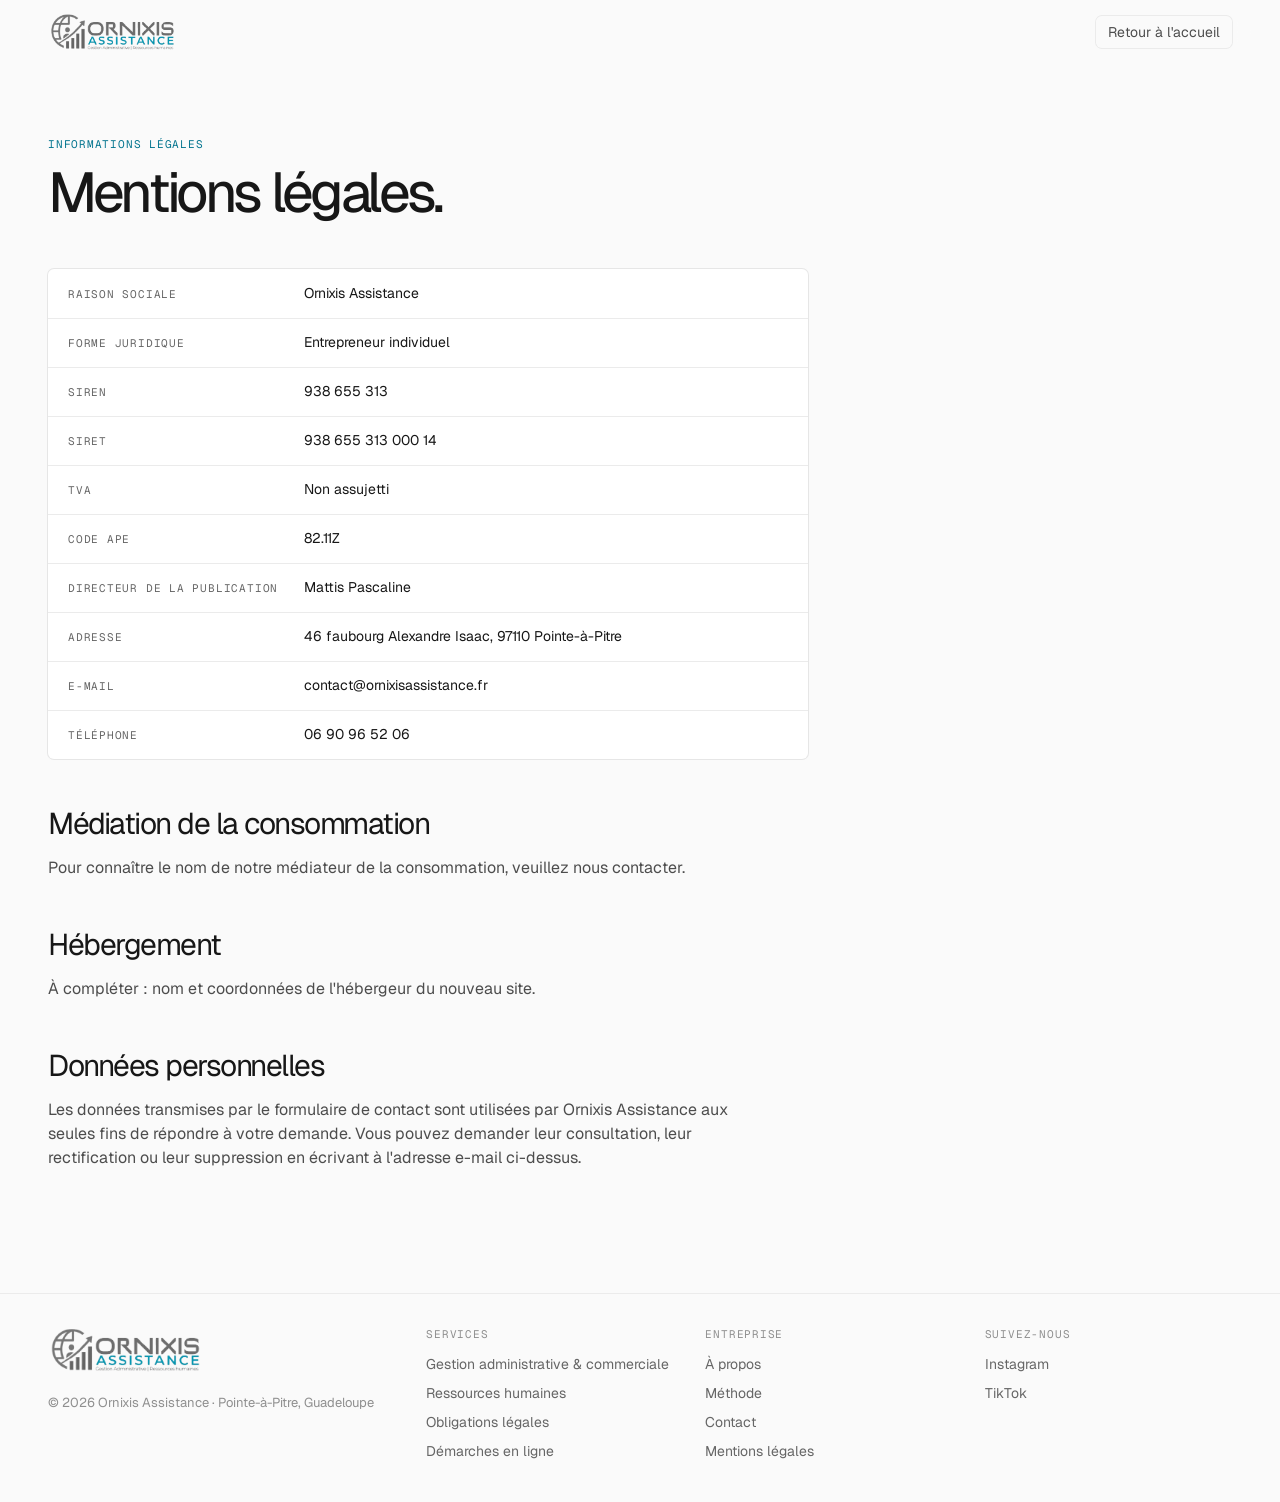
<file: mentions-legales.html>
<!DOCTYPE html>
<html lang="fr">
<head>
  <meta charset="utf-8">
  <meta name="viewport" content="width=device-width, initial-scale=1">
  <title>Mentions légales — Ornixis Assistance</title>
  <link rel="preconnect" href="https://fonts.googleapis.com">
  <link rel="preconnect" href="https://fonts.gstatic.com" crossorigin>
  <link href="https://fonts.googleapis.com/css2?family=Geist:wght@400;450;500&family=Geist+Mono:wght@400;500;600&display=swap" rel="stylesheet">
  <meta name="robots" content="noindex">
  <meta name="theme-color" content="#0593b2">
  <link rel="icon" href="assets/favicon.svg" type="image/svg+xml">
  <link rel="stylesheet" href="styles.css">
</head>
<body>
  <header class="nav" id="nav">
    <div class="container nav__inner">
      <a class="brand" href="index.html">
        <img class="brand__logo" src="assets/logo.png" alt="Ornixis Assistance" width="416" height="129">
      </a>
      <div class="nav__actions">
        <a class="btn btn--ghost btn--sm" href="index.html">Retour à l'accueil</a>
      </div>
    </div>
  </header>

  <main class="legal">
    <div class="container">
      <p class="eyebrow reveal">Informations légales</p>
      <h1 class="heading-lg reveal">Mentions légales.</h1>

      <dl class="legal__table reveal">
        <div><dt class="mono">Raison sociale</dt><dd>Ornixis Assistance</dd></div>
        <div><dt class="mono">Forme juridique</dt><dd>Entrepreneur individuel</dd></div>
        <div><dt class="mono">SIREN</dt><dd>938 655 313</dd></div>
        <div><dt class="mono">SIRET</dt><dd>938 655 313 000 14</dd></div>
        <div><dt class="mono">TVA</dt><dd>Non assujetti</dd></div>
        <div><dt class="mono">Code APE</dt><dd>82.11Z</dd></div>
        <div><dt class="mono">Directeur de la publication</dt><dd>Mattis Pascaline</dd></div>
        <div><dt class="mono">Adresse</dt><dd>46 faubourg Alexandre Isaac, 97110 Pointe-à-Pitre</dd></div>
        <div><dt class="mono">E-mail</dt><dd><a href="mailto:contact@ornixisassistance.fr">contact@ornixisassistance.fr</a></dd></div>
        <div><dt class="mono">Téléphone</dt><dd><a href="tel:+590690965206">06 90 96 52 06</a></dd></div>
      </dl>

      <h2 class="heading reveal">Médiation de la consommation</h2>
      <p class="reveal">Pour connaître le nom de notre médiateur de la consommation, veuillez nous contacter.</p>

      <h2 class="heading reveal">Hébergement</h2>
      <p class="reveal">À compléter : nom et coordonnées de l'hébergeur du nouveau site.</p>

      <h2 class="heading reveal">Données personnelles</h2>
      <p class="reveal">Les données transmises par le formulaire de contact sont utilisées par Ornixis Assistance aux seules fins de répondre à votre demande. Vous pouvez demander leur consultation, leur rectification ou leur suppression en écrivant à l'adresse e-mail ci-dessus.</p>
    </div>
  </main>

  <footer class="footer">
    <div class="container footer__cols">
      <div>
        <a class="brand" href="index.html"><img class="brand__logo" src="assets/logo.png" alt="Ornixis Assistance" width="416" height="129"></a>
        <p class="footer__small">© <span id="year">2026</span> Ornixis Assistance · Pointe-à-Pitre, Guadeloupe</p>
      </div>
      <nav aria-label="Services">
        <h2 class="mono">Services</h2>
        <ul>
          <li><a href="gestion-administrative-commerciale.html">Gestion administrative &amp; commerciale</a></li>
          <li><a href="ressources-humaines.html">Ressources humaines</a></li>
          <li><a href="obligations-legales.html">Obligations légales</a></li>
          <li><a href="demarches-en-ligne.html">Démarches en ligne</a></li>
        </ul>
      </nav>
      <nav aria-label="Entreprise">
        <h2 class="mono">Entreprise</h2>
        <ul>
          <li><a href="index.html#a-propos">À propos</a></li>
          <li><a href="index.html#methode">Méthode</a></li>
          <li><a href="index.html#contact">Contact</a></li>
          <li><a href="mentions-legales.html">Mentions légales</a></li>
        </ul>
      </nav>
      <nav aria-label="Réseaux sociaux">
        <h2 class="mono">Suivez-nous</h2>
        <ul>
          <li><a href="https://instagram.com/ornixis_assistance/" target="_blank" rel="noopener">Instagram</a></li>
          <li><a href="https://www.tiktok.com/@ornixis_assistance" target="_blank" rel="noopener">TikTok</a></li>
        </ul>
      </nav>
    </div>
  </footer>

  <script src="main.js"></script>
</body>
</html>
</file>
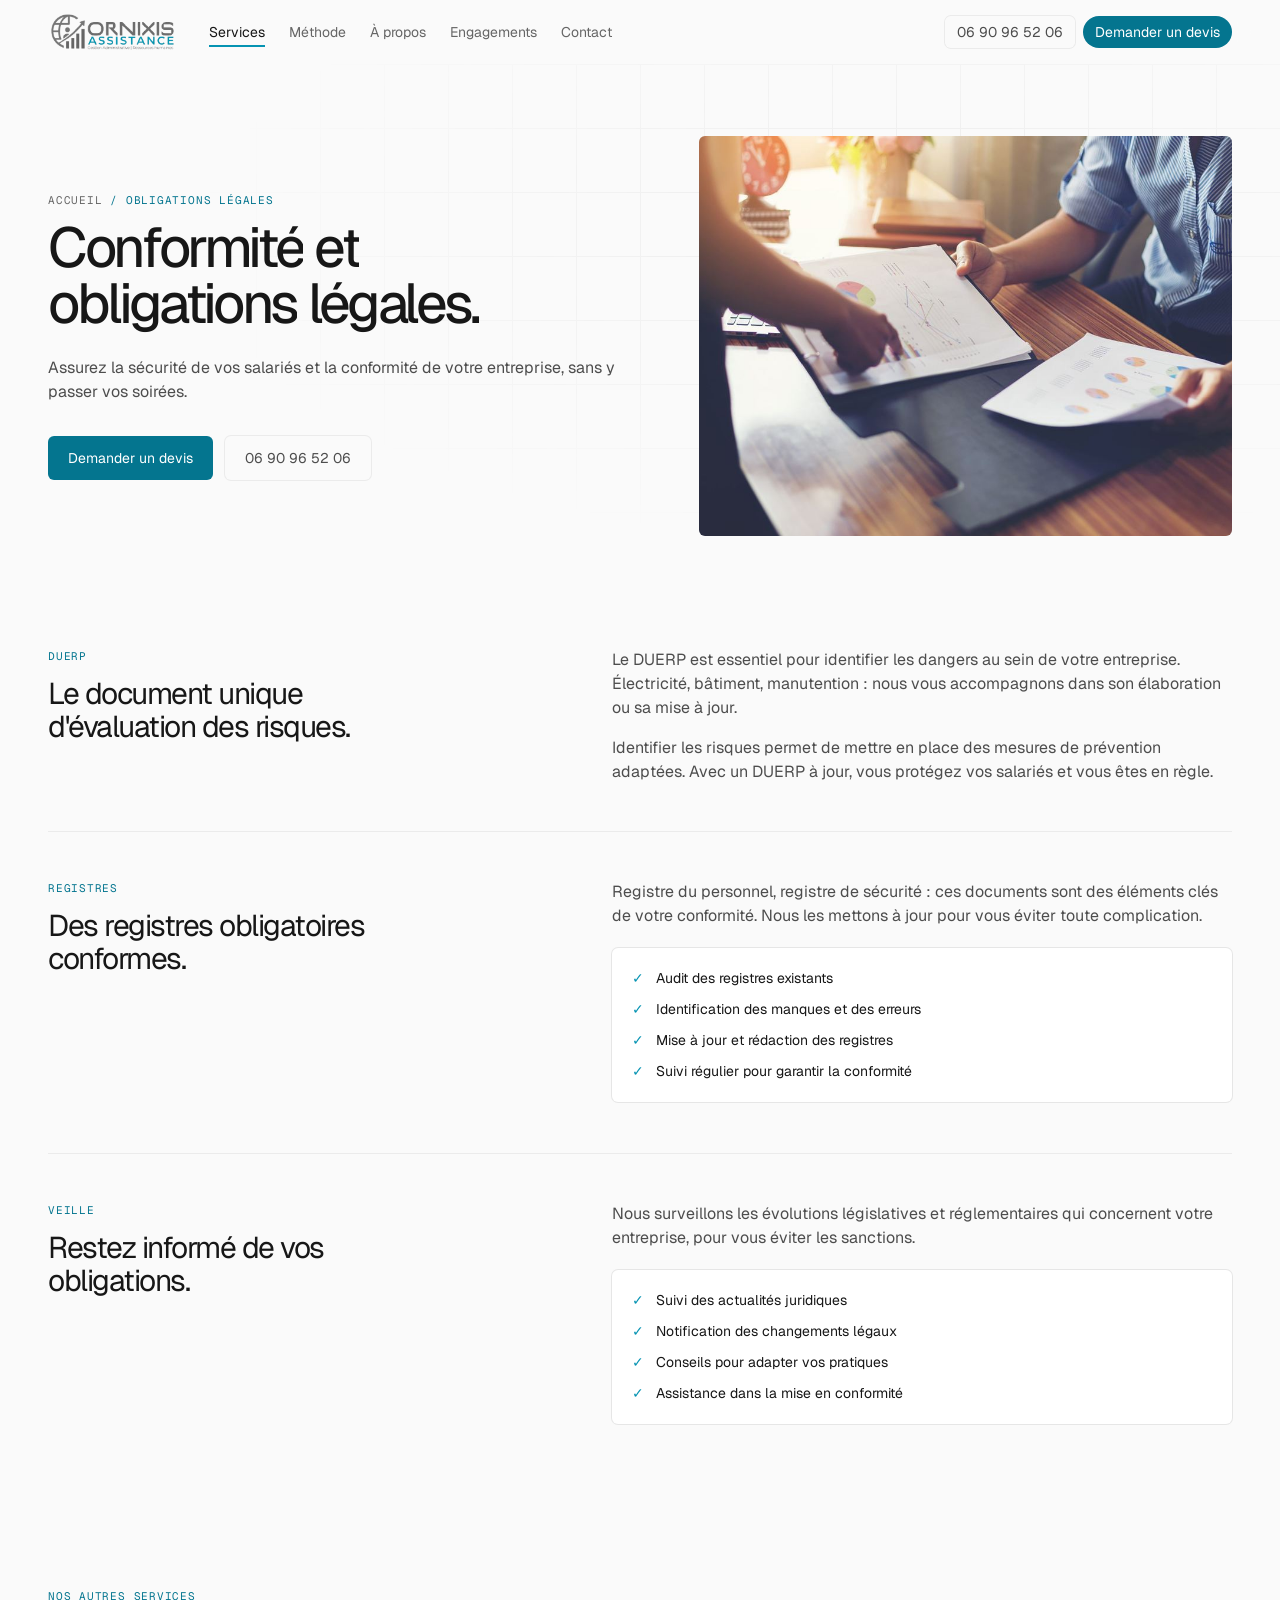
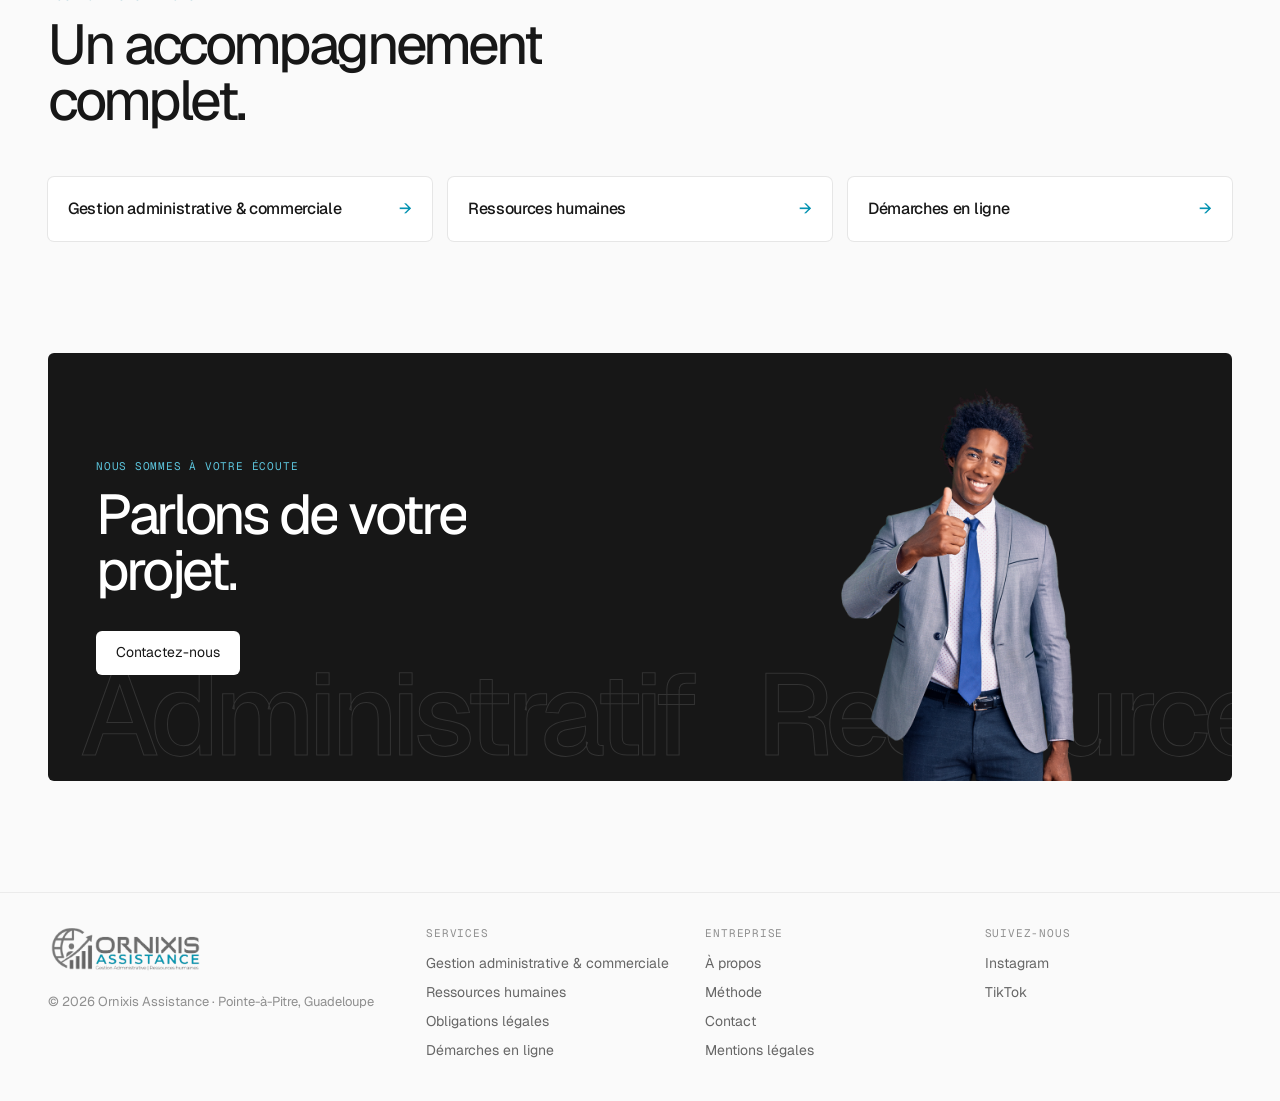
<file: obligations-legales.html>
<!DOCTYPE html>
<html lang="fr">
<head>
  <meta charset="utf-8">
  <meta name="viewport" content="width=device-width, initial-scale=1">
  <meta name="robots" content="noindex">
  <title>Conformité et obligations légales en Guadeloupe — Ornixis Assistance</title>
  <meta name="description" content="DUERP, registres obligatoires et veille administrative : Ornixis Assistance assure la conformité légale de votre entreprise en Guadeloupe.">
  <meta property="og:title" content="Conformité et obligations légales en Guadeloupe — Ornixis Assistance">
  <meta property="og:description" content="DUERP, registres obligatoires et veille administrative : Ornixis Assistance assure la conformité légale de votre entreprise en Guadeloupe.">
  <meta property="og:type" content="website">
  <meta property="og:locale" content="fr_FR">
  <meta name="theme-color" content="#0593b2">
  <link rel="icon" href="assets/favicon.svg" type="image/svg+xml">
  <link rel="preconnect" href="https://fonts.googleapis.com">
  <link rel="preconnect" href="https://fonts.gstatic.com" crossorigin>
  <link href="https://fonts.googleapis.com/css2?family=Geist:wght@400;450;500&family=Geist+Mono:wght@400;500;600&display=swap" rel="stylesheet">
  <link rel="stylesheet" href="styles.css">
</head>
<body>
  <div class="progress" aria-hidden="true"></div>

  <header class="nav" id="nav">
    <div class="container nav__inner">
      <a class="brand" href="index.html" aria-label="Ornixis Assistance, retour à l'accueil">
        <img class="brand__logo" src="assets/logo.png" alt="Ornixis Assistance" width="416" height="129">
      </a>
      <nav class="nav__links" id="menu" aria-label="Navigation principale">
        <a href="index.html#services" class="is-active">Services</a>
        <a href="index.html#methode">Méthode</a>
        <a href="index.html#a-propos">À propos</a>
        <a href="index.html#engagements">Engagements</a>
        <a href="index.html#contact">Contact</a>
      </nav>
      <div class="nav__actions">
        <a class="btn btn--ghost btn--sm nav__phone" href="tel:+590690965206">06 90 96 52 06</a>
        <a class="btn btn--fill btn--sm btn--pill" href="index.html#contact">Demander un devis</a>
        <button class="burger" id="burger" aria-label="Ouvrir le menu" aria-expanded="false" aria-controls="menu">
          <span></span><span></span>
        </button>
      </div>
    </div>
  </header>

  <main>
    <section class="page-hero">
      <div class="hero__grid" aria-hidden="true"></div>
      <div class="container page-hero__inner">
        <div>
          <p class="eyebrow hero__eyebrow"><a href="index.html">Accueil</a> / Obligations légales</p>
          <h1 class="heading-lg" data-split>Conformité et obligations légales.</h1>
          <p class="lead hero__lead">Assurez la sécurité de vos salariés et la conformité de votre entreprise, sans y passer vos soirées.</p>
          <div class="hero__cta">
            <a class="btn btn--fill" href="index.html#contact">Demander un devis</a>
            <a class="btn btn--ghost" href="tel:+590690965206">06 90 96 52 06</a>
          </div>
        </div>
        <figure class="media media--hero reveal">
          <img src="assets/documents.jpg" alt="Deux personnes examinent des documents à un bureau" width="1200" height="800" data-parallax="30">
        </figure>
      </div>
    </section>

    <section class="section">
      <div class="container">
        <article class="block reveal">
          <div>
            <p class="eyebrow">DUERP</p>
            <h2 class="heading">Le document unique d'évaluation des risques.</h2>
          </div>
          <div class="block__text">
            <p>Le DUERP est essentiel pour identifier les dangers au sein de votre entreprise. Électricité, bâtiment, manutention : nous vous accompagnons dans son élaboration ou sa mise à jour.</p>
            <p>Identifier les risques permet de mettre en place des mesures de prévention adaptées. Avec un DUERP à jour, vous protégez vos salariés et vous êtes en règle.</p>
          </div>
        </article>
        <article class="block reveal">
          <div>
            <p class="eyebrow">Registres</p>
            <h2 class="heading">Des registres obligatoires conformes.</h2>
          </div>
          <div class="block__text">
            <p>Registre du personnel, registre de sécurité : ces documents sont des éléments clés de votre conformité. Nous les mettons à jour pour vous éviter toute complication.</p>
            <ul class="bullets">
              <li style="--n:0">Audit des registres existants</li>
              <li style="--n:1">Identification des manques et des erreurs</li>
              <li style="--n:2">Mise à jour et rédaction des registres</li>
              <li style="--n:3">Suivi régulier pour garantir la conformité</li>
            </ul>
          </div>
        </article>
        <article class="block reveal">
          <div>
            <p class="eyebrow">Veille</p>
            <h2 class="heading">Restez informé de vos obligations.</h2>
          </div>
          <div class="block__text">
            <p>Nous surveillons les évolutions législatives et réglementaires qui concernent votre entreprise, pour vous éviter les sanctions.</p>
            <ul class="bullets">
              <li style="--n:0">Suivi des actualités juridiques</li>
              <li style="--n:1">Notification des changements légaux</li>
              <li style="--n:2">Conseils pour adapter vos pratiques</li>
              <li style="--n:3">Assistance dans la mise en conformité</li>
            </ul>
          </div>
        </article>
      </div>
    </section>

    <section class="section">
      <div class="container">
        <div class="section__head reveal">
          <p class="eyebrow">Nos autres services</p>
          <h2 class="heading-lg" data-split>Un accompagnement complet.</h2>
        </div>
        <div class="more">
          <a class="reveal" href="gestion-administrative-commerciale.html">Gestion administrative &amp; commerciale <span aria-hidden="true">→</span></a>
          <a class="reveal" href="ressources-humaines.html">Ressources humaines <span aria-hidden="true">→</span></a>
          <a class="reveal" href="demarches-en-ligne.html">Démarches en ligne <span aria-hidden="true">→</span></a>
        </div>
      </div>
    </section>

    <section class="section">
      <div class="container">
        <div class="cta reveal">
          <div class="cta__marquee" aria-hidden="true">
            <div class="cta__track">
              <span>Administratif</span><span>Ressources humaines</span><span>Conformité</span><span>Démarches en ligne</span>
              <span>Administratif</span><span>Ressources humaines</span><span>Conformité</span><span>Démarches en ligne</span>
            </div>
          </div>
          <div class="cta__text">
            <p class="eyebrow">Nous sommes à votre écoute</p>
            <h2 class="cta__title" data-split>Parlons de votre projet.</h2>
            <a class="btn btn--light" href="index.html#contact">Contactez-nous</a>
          </div>
          <img class="cta__img" src="assets/pouce.png" alt="Un homme en costume lève le pouce en souriant" loading="lazy" width="720" height="976">
        </div>
      </div>
    </section>
  </main>

  <footer class="footer">
    <div class="container footer__cols">
      <div>
        <a class="brand" href="index.html"><img class="brand__logo" src="assets/logo.png" alt="Ornixis Assistance" width="416" height="129"></a>
        <p class="footer__small">© <span id="year">2026</span> Ornixis Assistance · Pointe-à-Pitre, Guadeloupe</p>
      </div>
      <nav aria-label="Services">
        <h2 class="mono">Services</h2>
        <ul>
          <li><a href="gestion-administrative-commerciale.html">Gestion administrative &amp; commerciale</a></li>
          <li><a href="ressources-humaines.html">Ressources humaines</a></li>
          <li><a href="obligations-legales.html">Obligations légales</a></li>
          <li><a href="demarches-en-ligne.html">Démarches en ligne</a></li>
        </ul>
      </nav>
      <nav aria-label="Entreprise">
        <h2 class="mono">Entreprise</h2>
        <ul>
          <li><a href="index.html#a-propos">À propos</a></li>
          <li><a href="index.html#methode">Méthode</a></li>
          <li><a href="index.html#contact">Contact</a></li>
          <li><a href="mentions-legales.html">Mentions légales</a></li>
        </ul>
      </nav>
      <nav aria-label="Réseaux sociaux">
        <h2 class="mono">Suivez-nous</h2>
        <ul>
          <li><a href="https://instagram.com/ornixis_assistance/" target="_blank" rel="noopener">Instagram</a></li>
          <li><a href="https://www.tiktok.com/@ornixis_assistance" target="_blank" rel="noopener">TikTok</a></li>
        </ul>
      </nav>
    </div>
  </footer>

  <script src="main.js"></script>
</body>
</html>
</file>
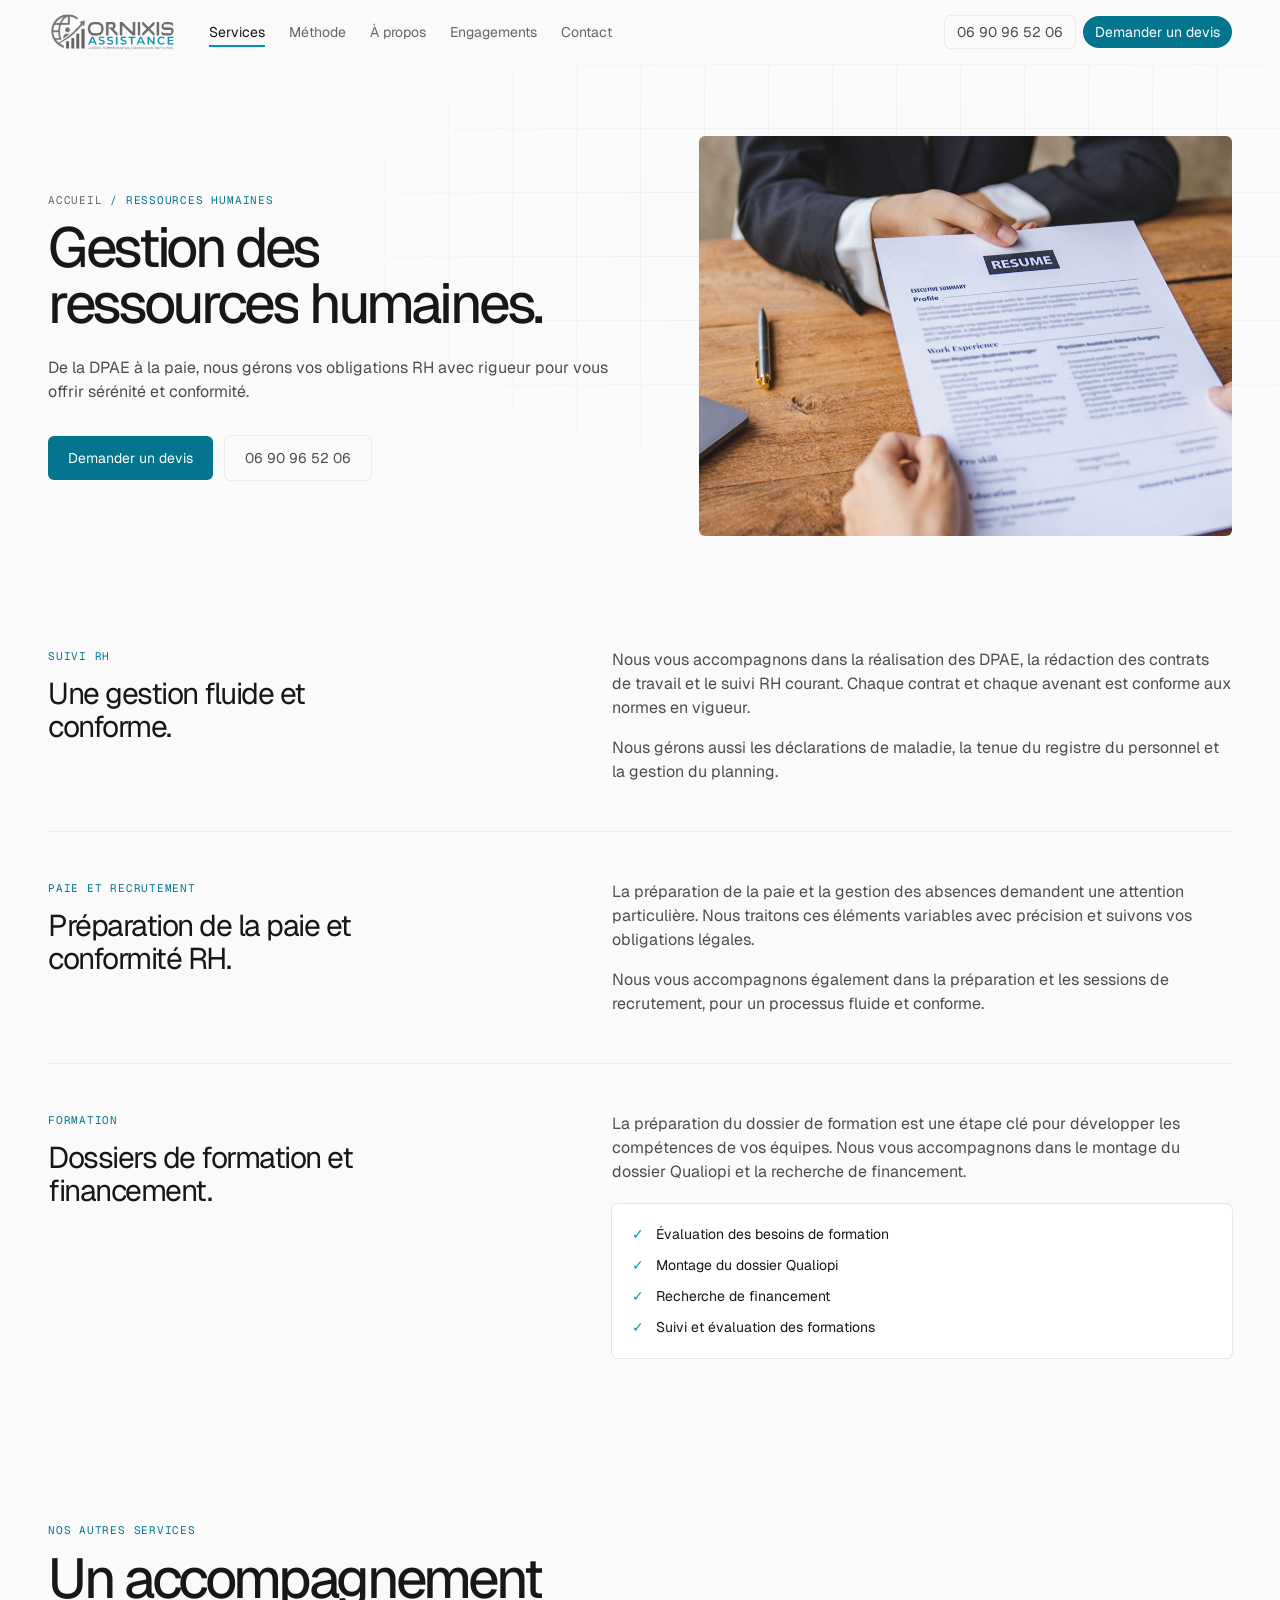
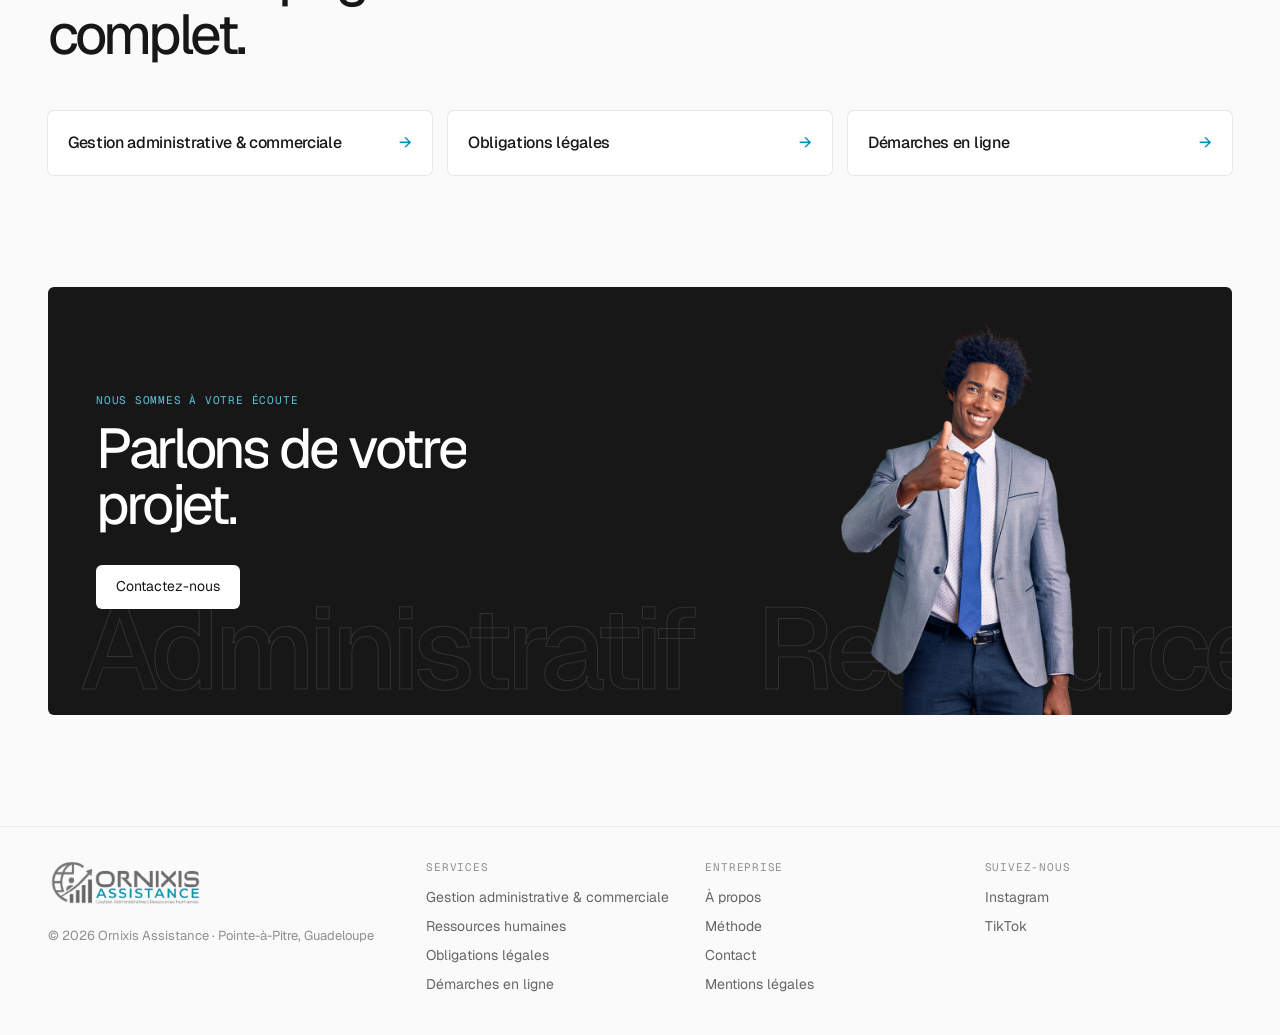
<file: ressources-humaines.html>
<!DOCTYPE html>
<html lang="fr">
<head>
  <meta charset="utf-8">
  <meta name="viewport" content="width=device-width, initial-scale=1">
  <meta name="robots" content="noindex">
  <title>Ressources humaines en Guadeloupe — Ornixis Assistance</title>
  <meta name="description" content="DPAE, contrats de travail, préparation de la paie, registre du personnel, recrutement et dossiers de formation : Ornixis Assistance gère vos obligations RH en Guadeloupe.">
  <meta property="og:title" content="Ressources humaines en Guadeloupe — Ornixis Assistance">
  <meta property="og:description" content="DPAE, contrats de travail, préparation de la paie, registre du personnel, recrutement et dossiers de formation : Ornixis Assistance gère vos obligations RH en Guadeloupe.">
  <meta property="og:type" content="website">
  <meta property="og:locale" content="fr_FR">
  <meta name="theme-color" content="#0593b2">
  <link rel="icon" href="assets/favicon.svg" type="image/svg+xml">
  <link rel="preconnect" href="https://fonts.googleapis.com">
  <link rel="preconnect" href="https://fonts.gstatic.com" crossorigin>
  <link href="https://fonts.googleapis.com/css2?family=Geist:wght@400;450;500&family=Geist+Mono:wght@400;500;600&display=swap" rel="stylesheet">
  <link rel="stylesheet" href="styles.css">
</head>
<body>
  <div class="progress" aria-hidden="true"></div>

  <header class="nav" id="nav">
    <div class="container nav__inner">
      <a class="brand" href="index.html" aria-label="Ornixis Assistance, retour à l'accueil">
        <img class="brand__logo" src="assets/logo.png" alt="Ornixis Assistance" width="416" height="129">
      </a>
      <nav class="nav__links" id="menu" aria-label="Navigation principale">
        <a href="index.html#services" class="is-active">Services</a>
        <a href="index.html#methode">Méthode</a>
        <a href="index.html#a-propos">À propos</a>
        <a href="index.html#engagements">Engagements</a>
        <a href="index.html#contact">Contact</a>
      </nav>
      <div class="nav__actions">
        <a class="btn btn--ghost btn--sm nav__phone" href="tel:+590690965206">06 90 96 52 06</a>
        <a class="btn btn--fill btn--sm btn--pill" href="index.html#contact">Demander un devis</a>
        <button class="burger" id="burger" aria-label="Ouvrir le menu" aria-expanded="false" aria-controls="menu">
          <span></span><span></span>
        </button>
      </div>
    </div>
  </header>

  <main>
    <section class="page-hero">
      <div class="hero__grid" aria-hidden="true"></div>
      <div class="container page-hero__inner">
        <div>
          <p class="eyebrow hero__eyebrow"><a href="index.html">Accueil</a> / Ressources humaines</p>
          <h1 class="heading-lg" data-split>Gestion des ressources humaines.</h1>
          <p class="lead hero__lead">De la DPAE à la paie, nous gérons vos obligations RH avec rigueur pour vous offrir sérénité et conformité.</p>
          <div class="hero__cta">
            <a class="btn btn--fill" href="index.html#contact">Demander un devis</a>
            <a class="btn btn--ghost" href="tel:+590690965206">06 90 96 52 06</a>
          </div>
        </div>
        <figure class="media media--hero reveal">
          <img src="assets/cv.jpg" alt="Un CV remis lors d'un entretien" width="1200" height="1800" data-parallax="30" style="object-position: 50% 38%">
        </figure>
      </div>
    </section>

    <section class="section">
      <div class="container">
        <article class="block reveal">
          <div>
            <p class="eyebrow">Suivi RH</p>
            <h2 class="heading">Une gestion fluide et conforme.</h2>
          </div>
          <div class="block__text">
            <p>Nous vous accompagnons dans la réalisation des DPAE, la rédaction des contrats de travail et le suivi RH courant. Chaque contrat et chaque avenant est conforme aux normes en vigueur.</p>
            <p>Nous gérons aussi les déclarations de maladie, la tenue du registre du personnel et la gestion du planning.</p>
          </div>
        </article>
        <article class="block reveal">
          <div>
            <p class="eyebrow">Paie et recrutement</p>
            <h2 class="heading">Préparation de la paie et conformité RH.</h2>
          </div>
          <div class="block__text">
            <p>La préparation de la paie et la gestion des absences demandent une attention particulière. Nous traitons ces éléments variables avec précision et suivons vos obligations légales.</p>
            <p>Nous vous accompagnons également dans la préparation et les sessions de recrutement, pour un processus fluide et conforme.</p>
          </div>
        </article>
        <article class="block reveal">
          <div>
            <p class="eyebrow">Formation</p>
            <h2 class="heading">Dossiers de formation et financement.</h2>
          </div>
          <div class="block__text">
            <p>La préparation du dossier de formation est une étape clé pour développer les compétences de vos équipes. Nous vous accompagnons dans le montage du dossier Qualiopi et la recherche de financement.</p>
            <ul class="bullets">
              <li style="--n:0">Évaluation des besoins de formation</li>
              <li style="--n:1">Montage du dossier Qualiopi</li>
              <li style="--n:2">Recherche de financement</li>
              <li style="--n:3">Suivi et évaluation des formations</li>
            </ul>
          </div>
        </article>
      </div>
    </section>

    <section class="section">
      <div class="container">
        <div class="section__head reveal">
          <p class="eyebrow">Nos autres services</p>
          <h2 class="heading-lg" data-split>Un accompagnement complet.</h2>
        </div>
        <div class="more">
          <a class="reveal" href="gestion-administrative-commerciale.html">Gestion administrative &amp; commerciale <span aria-hidden="true">→</span></a>
          <a class="reveal" href="obligations-legales.html">Obligations légales <span aria-hidden="true">→</span></a>
          <a class="reveal" href="demarches-en-ligne.html">Démarches en ligne <span aria-hidden="true">→</span></a>
        </div>
      </div>
    </section>

    <section class="section">
      <div class="container">
        <div class="cta reveal">
          <div class="cta__marquee" aria-hidden="true">
            <div class="cta__track">
              <span>Administratif</span><span>Ressources humaines</span><span>Conformité</span><span>Démarches en ligne</span>
              <span>Administratif</span><span>Ressources humaines</span><span>Conformité</span><span>Démarches en ligne</span>
            </div>
          </div>
          <div class="cta__text">
            <p class="eyebrow">Nous sommes à votre écoute</p>
            <h2 class="cta__title" data-split>Parlons de votre projet.</h2>
            <a class="btn btn--light" href="index.html#contact">Contactez-nous</a>
          </div>
          <img class="cta__img" src="assets/pouce.png" alt="Un homme en costume lève le pouce en souriant" loading="lazy" width="720" height="976">
        </div>
      </div>
    </section>
  </main>

  <footer class="footer">
    <div class="container footer__cols">
      <div>
        <a class="brand" href="index.html"><img class="brand__logo" src="assets/logo.png" alt="Ornixis Assistance" width="416" height="129"></a>
        <p class="footer__small">© <span id="year">2026</span> Ornixis Assistance · Pointe-à-Pitre, Guadeloupe</p>
      </div>
      <nav aria-label="Services">
        <h2 class="mono">Services</h2>
        <ul>
          <li><a href="gestion-administrative-commerciale.html">Gestion administrative &amp; commerciale</a></li>
          <li><a href="ressources-humaines.html">Ressources humaines</a></li>
          <li><a href="obligations-legales.html">Obligations légales</a></li>
          <li><a href="demarches-en-ligne.html">Démarches en ligne</a></li>
        </ul>
      </nav>
      <nav aria-label="Entreprise">
        <h2 class="mono">Entreprise</h2>
        <ul>
          <li><a href="index.html#a-propos">À propos</a></li>
          <li><a href="index.html#methode">Méthode</a></li>
          <li><a href="index.html#contact">Contact</a></li>
          <li><a href="mentions-legales.html">Mentions légales</a></li>
        </ul>
      </nav>
      <nav aria-label="Réseaux sociaux">
        <h2 class="mono">Suivez-nous</h2>
        <ul>
          <li><a href="https://instagram.com/ornixis_assistance/" target="_blank" rel="noopener">Instagram</a></li>
          <li><a href="https://www.tiktok.com/@ornixis_assistance" target="_blank" rel="noopener">TikTok</a></li>
        </ul>
      </nav>
    </div>
  </footer>

  <script src="main.js"></script>
</body>
</html>
</file>
<file: styles.css>
/* Ornixis Assistance — styles
   Direction : monochrome, bordures fines, typographie serrée.
   La couleur d'accent se règle ici, dans --accent. */

:root {
  --paper: #fafafa;
  --white: #ffffff;
  --hairline: #ebebeb;
  --ash: #c9c9c9;
  --graphite: #8f8f8f;
  --stone: #666666;
  --charcoal: #4d4d4d;
  --obsidian: #171717;
  --accent: #0593b2;         /* turquoise du logo : traits, coches, repères */
  --accent-strong: #04758f;  /* version foncée, lisible avec du texte blanc */
  --accent-soft: rgba(5, 147, 178, 0.1);
  --ok: var(--accent);

  --sans: 'Geist', ui-sans-serif, system-ui, -apple-system, "Segoe UI", Roboto, sans-serif;
  --mono: 'Geist Mono', ui-monospace, SFMono-Regular, Menlo, Consolas, monospace;

  --radius: 6px;
  --ring: 0 0 0 1px rgba(0, 0, 0, 0.08), 0 0 0 2px var(--paper);
  --ease: cubic-bezier(0.22, 1, 0.36, 1);
}

*, *::before, *::after { box-sizing: border-box; }

html { scroll-behavior: smooth; scroll-padding-top: 80px; }

body {
  margin: 0;
  background: var(--paper);
  color: var(--charcoal);
  font-family: var(--sans);
  font-size: 16px;
  line-height: 1.5;
  -webkit-font-smoothing: antialiased;
  text-rendering: optimizeLegibility;
}

h1, h2, h3, p, ul, ol, dl, dd { margin: 0; }
ul, ol { padding: 0; list-style: none; }
a { color: inherit; text-decoration: none; }

.container {
  width: 100%;
  max-width: 1280px;
  margin: 0 auto;
  padding: 0 24px;
}
@media (min-width: 900px) { .container { padding: 0 48px; } }

/* ---------- Typographie ---------- */

.display {
  font-size: clamp(40px, 6.4vw, 64px);
  font-weight: 450;
  line-height: 1;
  letter-spacing: -0.06em;
  color: var(--obsidian);
}

.heading-lg {
  font-size: clamp(32px, 4.6vw, 56px);
  font-weight: 450;
  line-height: 1;
  letter-spacing: -0.06em;
  color: var(--obsidian);
  max-width: 16ch;
}

.heading {
  font-size: clamp(24px, 2.6vw, 30px);
  font-weight: 400;
  line-height: 1.1;
  letter-spacing: -0.05em;
  color: var(--obsidian);
}

.lead { font-size: 16px; color: var(--charcoal); max-width: 52ch; }

.mono, .eyebrow {
  font-family: var(--mono);
  font-size: 11px;
  font-weight: 400;
  line-height: 1.5;
  letter-spacing: 0.071em;
  text-transform: uppercase;
}
.eyebrow { color: var(--accent-strong); margin-bottom: 12px; }
::selection { background: var(--accent-soft); }

/* ---------- Boutons ---------- */

.btn {
  display: inline-flex;
  align-items: center;
  justify-content: center;
  height: 44px;
  padding: 0 20px;
  border: 0;
  border-radius: var(--radius);
  font-family: var(--sans);
  font-size: 14px;
  font-weight: 400;
  cursor: pointer;
  white-space: nowrap;
  transition: background 0.2s, color 0.2s, box-shadow 0.2s, transform 0.2s var(--ease);
}
.btn:active { transform: scale(0.97); }
.btn--fill { background: var(--accent-strong); color: var(--white); }
.btn--fill:hover { background: #035f75; }
.btn--ghost { background: transparent; color: var(--charcoal); box-shadow: 0 0 0 1px var(--hairline); }
.btn--ghost:hover { background: var(--white); color: var(--obsidian); box-shadow: 0 0 0 1px var(--ash); }
.btn--sm { height: 32px; padding: 0 12px; }
.btn--pill { border-radius: 9999px; }

:focus-visible { outline: 2px solid var(--accent-strong); outline-offset: 2px; border-radius: 2px; }

/* ---------- Barre de progression ---------- */

.progress {
  position: fixed;
  inset: 0 0 auto 0;
  height: 2px;
  background: var(--accent);
  transform-origin: 0 50%;
  transform: scaleX(0);
  z-index: 60;
}

/* ---------- Navigation ---------- */

.nav {
  position: sticky;
  top: 0;
  z-index: 50;
  background: rgba(250, 250, 250, 0.8);
  backdrop-filter: blur(20px);
  -webkit-backdrop-filter: blur(20px);
  box-shadow: 0 1px 0 transparent;
  transition: box-shadow 0.3s;
}
.nav.is-scrolled { box-shadow: 0 1px 0 var(--hairline); }

.nav__inner { display: flex; align-items: center; height: 64px; gap: 32px; }

.brand { display: inline-flex; align-items: center; gap: 8px; color: var(--obsidian); font-size: 14px; font-weight: 500; }
.brand__logo { display: block; height: 40px; width: auto; transition: transform 0.6s var(--ease); }
.brand:hover .brand__logo { transform: scale(1.04); }
.footer .brand__logo { height: 48px; }

.nav__links { display: flex; gap: 24px; font-size: 14px; color: var(--obsidian); }
.nav__links a { position: relative; padding: 4px 0; color: var(--stone); transition: color 0.2s; }
.nav__links a::after {
  content: "";
  position: absolute; left: 0; right: 0; bottom: 0;
  height: 1.5px;
  background: var(--accent);
  transform: scaleX(0);
  transform-origin: 0 50%;
  transition: transform 0.35s var(--ease);
}
.nav__links a:hover, .nav__links a.is-active { color: var(--obsidian); }
.nav__links a:hover::after, .nav__links a.is-active::after { transform: scaleX(1); }

.nav__actions { margin-left: auto; display: flex; align-items: center; gap: 8px; }

.burger {
  display: none;
  width: 32px; height: 32px;
  padding: 0;
  border: 0;
  border-radius: var(--radius);
  background: transparent;
  box-shadow: 0 0 0 1px var(--hairline);
  cursor: pointer;
  position: relative;
}
.burger span {
  position: absolute; left: 9px; right: 9px;
  height: 1.5px;
  background: var(--obsidian);
  transition: transform 0.3s var(--ease);
}
.burger span:first-child { top: 12px; }
.burger span:last-child { top: 19px; }
.burger[aria-expanded="true"] span:first-child { transform: translateY(3.5px) rotate(45deg); }
.burger[aria-expanded="true"] span:last-child { transform: translateY(-3.5px) rotate(-45deg); }

@media (max-width: 900px) {
  .burger { display: block; }
  .nav__phone { display: none; }
  .nav__links {
    position: absolute;
    top: 64px; left: 0; right: 0;
    flex-direction: column;
    gap: 0;
    padding: 8px 24px 24px;
    background: var(--paper);
    box-shadow: 0 1px 0 var(--hairline);
    opacity: 0;
    transform: translateY(-8px);
    pointer-events: none;
    transition: opacity 0.25s, transform 0.35s var(--ease);
  }
  .nav__links.is-open { opacity: 1; transform: none; pointer-events: auto; }
  .nav__links a { padding: 14px 0; font-size: 16px; box-shadow: 0 1px 0 var(--hairline); }
  .nav__links a::after { display: none; }
}
.brand__name { white-space: nowrap; }
@media (max-width: 480px) {
  .nav__inner { gap: 12px; }
  .nav__actions .btn--pill { display: none; }
}

/* ---------- Hero ---------- */

.hero { position: relative; overflow: hidden; padding: 96px 0 112px; }

.hero__grid {
  position: absolute;
  inset: -64px;
  background-image:
    linear-gradient(var(--hairline) 1px, transparent 1px),
    linear-gradient(90deg, var(--hairline) 1px, transparent 1px);
  background-size: 64px 64px;
  -webkit-mask-image: radial-gradient(ellipse 70% 70% at 70% 40%, #000 0%, transparent 75%);
  mask-image: radial-gradient(ellipse 70% 70% at 70% 40%, #000 0%, transparent 75%);
  animation: drift 24s linear infinite;
}
@keyframes drift { to { transform: translate3d(64px, 64px, 0); } }

.hero__inner {
  position: relative;
  display: grid;
  grid-template-columns: minmax(0, 1.25fr) minmax(0, 1fr);
  gap: 64px;
  align-items: center;
}

.hero .display { max-width: 12ch; }
.hero__lead { margin-top: 24px; }
.hero__cta { margin-top: 32px; display: flex; flex-wrap: wrap; gap: 12px; }

/* Titre révélé mot à mot */
.word { display: inline-block; overflow: hidden; vertical-align: top; padding-bottom: 0.14em; margin-bottom: -0.14em; }
.word > span {
  display: inline-block;
  transform: translateY(110%);
  animation: rise 0.9s var(--ease) forwards;
  animation-delay: calc(var(--i) * 70ms + 100ms);
}
@keyframes rise { to { transform: none; } }

.hero__eyebrow, .hero__lead, .hero__cta, .hero__panel {
  opacity: 0;
  transform: translateY(16px);
  animation: fadeUp 0.9s var(--ease) forwards;
}
.hero__eyebrow { animation-delay: 0ms; }
.hero__lead { animation-delay: 550ms; }
.hero__cta { animation-delay: 700ms; }
.hero__panel { animation-delay: 500ms; }
@keyframes fadeUp { to { opacity: 1; transform: none; } }

/* Panneau « suivi de dossier » */
.panel {
  background: var(--white);
  border-radius: var(--radius);
  box-shadow: var(--ring);
  padding: 16px;
  font-family: var(--mono);
  font-size: 13px;
  line-height: 1.54;
  color: var(--obsidian);
}
.panel__head {
  display: flex; align-items: center; gap: 8px;
  padding-bottom: 12px; margin-bottom: 12px;
  box-shadow: 0 1px 0 var(--hairline);
}
.panel__dot { width: 8px; height: 8px; border-radius: 50%; background: var(--accent); animation: pulse 1.6s ease-in-out infinite; }
@keyframes pulse { 50% { opacity: 0.25; } }
.panel__status { margin-left: auto; color: var(--stone); transition: color 0.3s; }
.panel__status.is-done { color: var(--accent-strong); }

.panel__list { display: grid; gap: 8px; min-height: 196px; }
.panel__list li {
  display: flex; gap: 10px;
  opacity: 0;
  transform: translateX(-8px);
  transition: opacity 0.4s, transform 0.5s var(--ease);
}
.panel__list li.is-on { opacity: 1; transform: none; }
.check { color: var(--ok); display: inline-block; transform: scale(0); transition: transform 0.4s var(--ease) 0.15s; }
.panel__list li.is-on .check { transform: scale(1); }

.panel__bar { margin-top: 16px; height: 2px; background: var(--hairline); border-radius: 2px; overflow: hidden; }
.panel__bar span { display: block; height: 100%; width: 0; background: var(--accent); transition: width 0.6s var(--ease); }

@media (max-width: 900px) {
  .hero { padding: 56px 0 72px; }
  .hero__inner { grid-template-columns: 1fr; gap: 48px; }
}

/* ---------- Bandeau défilant ---------- */

.marquee {
  overflow: hidden;
  padding: 20px 0;
  box-shadow: 0 1px 0 var(--hairline), 0 -1px 0 var(--hairline);
  -webkit-mask-image: linear-gradient(90deg, transparent, #000 12%, #000 88%, transparent);
  mask-image: linear-gradient(90deg, transparent, #000 12%, #000 88%, transparent);
}
.marquee__track { display: flex; width: max-content; animation: scroll 32s linear infinite; }
.marquee:hover .marquee__track { animation-play-state: paused; }
.marquee__track span {
  padding: 0 28px;
  font-size: 18px;
  font-weight: 500;
  letter-spacing: -0.03em;
  color: var(--graphite);
  white-space: nowrap;
  transition: color 0.2s;
}
.marquee__track span:hover { color: var(--obsidian); }
@keyframes scroll { to { transform: translateX(-50%); } }

/* ---------- Sections ---------- */

.section { padding: 112px 0 0; }
.section:last-of-type { padding-bottom: 112px; }
.section__head { margin-bottom: 48px; }
.section__head .lead { margin-top: 20px; }

@media (max-width: 900px) {
  .section { padding-top: 80px; }
  .section:last-of-type { padding-bottom: 80px; }
}

/* Apparition au défilement */
.reveal {
  opacity: 0;
  transform: translateY(24px);
  transition: opacity 0.8s var(--ease), transform 0.8s var(--ease);
  transition-delay: var(--d, 0ms);
}
.reveal.is-in { opacity: 1; transform: none; }

/* ---------- Cartes de services ---------- */

.cards { display: grid; grid-template-columns: repeat(2, minmax(0, 1fr)); gap: 24px; }
@media (max-width: 760px) { .cards { grid-template-columns: 1fr; } }

.card {
  position: relative;
  overflow: hidden;
  background: var(--white);
  border-radius: var(--radius);
  box-shadow: var(--ring);
  padding: 24px;
  display: flex;
  flex-direction: column;
  gap: 16px;
  min-height: 320px;
}
/* Halo qui suit le curseur */
.card::before {
  content: "";
  position: absolute; inset: 0;
  background: radial-gradient(320px circle at var(--mx, 50%) var(--my, 50%), rgba(0, 0, 0, 0.05), transparent 70%);
  opacity: 0;
  transition: opacity 0.3s;
  pointer-events: none;
}
.card:hover::before { opacity: 1; }
.card > * { position: relative; }
.card p:not(.eyebrow) { font-size: 14px; line-height: 1.43; max-width: 46ch; }
.card__num { color: var(--graphite); margin: 0; }

.list { margin-top: auto; padding-top: 16px; display: grid; gap: 8px; box-shadow: 0 -1px 0 var(--hairline); font-size: 14px; }
.list li { display: flex; gap: 10px; align-items: baseline; }
.list li::before {
  content: "";
  flex: none;
  width: 12px; height: 1.5px;
  background: var(--accent);
  transform: translateY(-4px);
  transition: width 0.35s var(--ease);
}
.card:hover .list li::before { width: 20px; }

.card--dark { background: var(--obsidian); color: var(--ash); box-shadow: none; }
.card--dark .heading { color: var(--white); }
.card--dark .card__num { color: #5cc4dc; }
.card:hover { box-shadow: 0 0 0 1px var(--accent), 0 0 0 2px var(--paper); }
.card { transition: box-shadow 0.3s; }
.card--dark:hover { box-shadow: 0 0 0 1px var(--accent); }
.card--dark .list { box-shadow: 0 -1px 0 rgba(255, 255, 255, 0.14); }
.card--dark::before { background: radial-gradient(320px circle at var(--mx, 50%) var(--my, 50%), rgba(255, 255, 255, 0.1), transparent 70%); }

/* ---------- Méthode ---------- */

.steps { display: grid; grid-template-columns: repeat(4, minmax(0, 1fr)); gap: 24px; }
@media (max-width: 900px) { .steps { grid-template-columns: repeat(2, minmax(0, 1fr)); } }
@media (max-width: 520px) { .steps { grid-template-columns: 1fr; } }

.step { position: relative; padding-top: 20px; }
.step::before, .step::after { content: ""; position: absolute; top: 0; left: 0; height: 1px; }
.step::before { right: 0; background: var(--hairline); }
.step::after { width: 100%; height: 2px; background: var(--accent); transform: scaleX(0); transform-origin: 0 50%; transition: transform 1.1s var(--ease); transition-delay: calc(var(--d, 0ms) + 200ms); }
.step.is-in::after { transform: scaleX(1); }
.step__num { color: var(--graphite); }
.step h3 { margin: 12px 0 8px; font-size: 20px; font-weight: 500; letter-spacing: -0.03em; line-height: 1.2; color: var(--obsidian); }
.step p { font-size: 14px; line-height: 1.43; }

/* ---------- À propos ---------- */

.about { display: grid; grid-template-columns: minmax(0, 1fr) minmax(0, 1fr); gap: 64px; }
.about__text { display: grid; gap: 16px; align-content: start; }
.about__text p { max-width: 56ch; }
.facts { margin-top: 24px; display: grid; grid-template-columns: repeat(3, minmax(0, 1fr)); gap: 16px; padding-top: 20px; box-shadow: 0 -1px 0 var(--hairline); }
.facts dt { color: var(--graphite); margin-bottom: 4px; }
.facts dd { color: var(--obsidian); font-size: 14px; }
@media (max-width: 900px) { .about { grid-template-columns: 1fr; gap: 32px; } }
@media (max-width: 520px) { .facts { grid-template-columns: 1fr; } }

/* ---------- Engagements ---------- */

.values {
  display: grid;
  grid-template-columns: repeat(4, minmax(0, 1fr));
  border-radius: var(--radius);
  box-shadow: var(--ring);
  background: var(--white);
  overflow: hidden;
}
.value { padding: 24px; box-shadow: 1px 0 0 var(--hairline), 0 1px 0 var(--hairline); transition: background 0.3s; }
.value:hover { background: var(--paper); }
.value h3 { font-size: 16px; font-weight: 500; color: var(--obsidian); margin-bottom: 8px; }
.value p { font-size: 14px; line-height: 1.43; }
@media (max-width: 900px) { .values { grid-template-columns: repeat(2, minmax(0, 1fr)); } }
@media (max-width: 520px) { .values { grid-template-columns: 1fr; } }

/* ---------- Contact ---------- */

.contact { display: grid; grid-template-columns: minmax(0, 1fr) minmax(0, 1fr); gap: 64px; align-items: start; }
.contact .lead { margin-top: 20px; }
.coords { margin-top: 40px; display: grid; grid-template-columns: repeat(2, minmax(0, 1fr)); gap: 24px; }
.coords dt { color: var(--graphite); margin-bottom: 4px; }
.coords dd { color: var(--obsidian); font-size: 14px; overflow-wrap: anywhere; }
.coords a { background: linear-gradient(currentColor, currentColor) 0 100% / 0 1px no-repeat; transition: background-size 0.35s var(--ease); }
.coords a:hover { background-size: 100% 1px; }

.form {
  background: var(--white);
  border-radius: var(--radius);
  box-shadow: var(--ring);
  padding: 24px;
  display: grid;
  gap: 16px;
}
.form label { display: grid; gap: 6px; }
.form label span { color: var(--stone); }
.form input, .form textarea {
  width: 100%;
  padding: 10px 12px;
  border: 0;
  border-radius: var(--radius);
  background: var(--white);
  box-shadow: 0 0 0 1px var(--hairline);
  font: inherit;
  font-size: 14px;
  color: var(--obsidian);
  resize: vertical;
  transition: box-shadow 0.2s;
}
.form input:hover, .form textarea:hover { box-shadow: 0 0 0 1px var(--ash); }
.form input:focus, .form textarea:focus { outline: 0; box-shadow: 0 0 0 1px var(--accent), 0 0 0 4px var(--accent-soft); }
.coords a:hover, .footer__links a:hover { color: var(--accent-strong); }
.marquee__track span:hover { color: var(--accent-strong); }
.value { position: relative; }
.value::before { content: ""; position: absolute; top: 0; left: 0; right: 0; height: 2px; background: var(--accent); transform: scaleX(0); transform-origin: 0 50%; transition: transform 0.5s var(--ease); }
.value:hover::before { transform: scaleX(1); }
.form .is-invalid { box-shadow: 0 0 0 1px #c0392b; }
.form__note { font-size: 13px; line-height: 1.54; color: var(--stone); }
.form__note.is-error { color: #c0392b; }

@media (max-width: 900px) { .contact { grid-template-columns: 1fr; gap: 40px; } }
@media (max-width: 520px) { .coords { grid-template-columns: 1fr; } }

/* ---------- Pied de page ---------- */

.footer { padding: 32px 0 40px; box-shadow: 0 -1px 0 var(--hairline); }
.footer__inner { display: flex; flex-wrap: wrap; gap: 24px; justify-content: space-between; align-items: flex-end; }
.footer__small { margin-top: 12px; font-size: 13px; color: var(--graphite); }
.footer__links { display: flex; flex-wrap: wrap; gap: 24px; font-size: 14px; color: var(--stone); }
.footer__links a { transition: color 0.2s; }
.footer__links a:hover { color: var(--obsidian); }

/* ---------- Page de texte (mentions légales) ---------- */

.legal { padding: 72px 0 112px; }
.legal .heading-lg { max-width: none; margin-bottom: 48px; }
.legal__table { max-width: 760px; background: var(--white); border-radius: var(--radius); box-shadow: var(--ring); }
.legal__table div { display: grid; grid-template-columns: 220px 1fr; gap: 16px; padding: 14px 20px; box-shadow: 0 1px 0 var(--hairline); }
.legal__table div:last-child { box-shadow: none; }
.legal__table dt { color: var(--stone); padding-top: 3px; }
.legal__table dd { color: var(--obsidian); font-size: 14px; overflow-wrap: anywhere; }
.legal h2 { margin: 48px 0 16px; }
.legal p { max-width: 64ch; margin-bottom: 12px; }
@media (max-width: 600px) { .legal__table div { grid-template-columns: 1fr; gap: 2px; } }

/* ---------- Photos ---------- */

/* Cadre photo : dévoilement en rideau + léger effet de profondeur au défilement */
.media { position: relative; margin: 0; overflow: hidden; border-radius: var(--radius); }
.media.reveal { opacity: 1; transform: none; }
.media.reveal::after {
  content: "";
  position: absolute; inset: -1px;
  background: var(--paper);
  transform-origin: 50% 100%;
  transition: transform 1.3s var(--ease);
  transition-delay: var(--d, 0ms);
}
.media.reveal.is-in::after { transform: scaleY(0); }
.media img { display: block; width: 100%; height: 100%; object-fit: cover; transform: scale(1.18); will-change: transform; }
.media--wide { aspect-ratio: 21 / 8; margin-bottom: 48px; }
.media--about { aspect-ratio: 4 / 3; margin-top: 40px; max-width: 520px; }
@media (max-width: 700px) { .media--wide { aspect-ratio: 16 / 10; } }

/* Photo en tête de carte */
.card__media { margin: -24px -24px 8px; height: 220px; overflow: hidden; background: var(--hairline); }
.card__media img { display: block; width: 100%; height: 100%; object-fit: cover; transform: scale(1.01); transition: transform 1.2s var(--ease), filter 0.6s; filter: saturate(0.85); }
.card:hover .card__media img { transform: scale(1.08); filter: saturate(1); }
.card__media--cutout { background: linear-gradient(180deg, var(--accent-soft), rgba(5, 147, 178, 0.22)); }
.card__media--cutout img { object-fit: contain; object-position: 50% 100%; transform-origin: 50% 100%; filter: none; }
.card { transform-style: preserve-3d; }

/* ---------- Animations supplémentaires ---------- */

/* Halo turquoise flottant dans l'accroche */
.hero__orb {
  position: absolute;
  top: -120px; right: -80px;
  width: 560px; height: 560px;
  border-radius: 50%;
  background: radial-gradient(circle, rgba(5, 147, 178, 0.22), transparent 65%);
  filter: blur(20px);
  transform: translate3d(var(--ox, 0px), var(--oy, 0px), 0);
  transition: transform 1.2s var(--ease);
  animation: breathe 9s ease-in-out infinite alternate;
  pointer-events: none;
}
@keyframes breathe { from { opacity: 0.6; scale: 0.9; } to { opacity: 1; scale: 1.1; } }

/* Titres de section révélés mot à mot à l'entrée dans l'écran */
.reveal [data-split] .word > span, .reveal[data-split] .word > span { animation-play-state: paused; }
.reveal.is-in [data-split] .word > span, .reveal.is-in[data-split] .word > span { animation-play-state: running; }

/* Reflet qui traverse les boutons pleins au survol */
.btn--fill, .btn--light { position: relative; overflow: hidden; }
.btn--fill::after, .btn--light::after {
  content: "";
  position: absolute; top: 0; bottom: 0; left: -60%;
  width: 40%;
  background: linear-gradient(100deg, transparent, rgba(255, 255, 255, 0.35), transparent);
  transform: skewX(-20deg);
}
.btn--fill:hover::after, .btn--light:hover::after { left: 120%; transition: left 0.7s var(--ease); }
.btn--light { background: var(--white); color: var(--obsidian); }
.btn--light:hover { background: #e9f6f9; }
.btn--light::after { background: linear-gradient(100deg, transparent, rgba(5, 147, 178, 0.25), transparent); }

/* Le panneau de l'accroche flotte doucement */
.hero__panel { animation: fadeUp 0.9s var(--ease) 500ms forwards, float 7s ease-in-out 1.6s infinite alternate; }
@keyframes float { from { translate: 0 0; } to { translate: 0 -10px; } }

/* Numéros des cartes et étapes : léger glissement au survol */
.step { transition: translate 0.4s var(--ease); }
.step:hover { translate: 0 -4px; }
.step:hover .step__num { color: var(--accent-strong); }
.step__num { transition: color 0.3s; }

/* ---------- Bandeau d'appel à l'action ---------- */

.cta {
  position: relative;
  overflow: hidden;
  display: grid;
  grid-template-columns: minmax(0, 1.4fr) minmax(0, 1fr);
  align-items: end;
  min-height: 380px;
  padding: 48px 48px 0;
  border-radius: var(--radius);
  background: var(--obsidian);
  color: var(--ash);
}
.cta__text { position: relative; padding-bottom: 48px; align-self: center; }
.cta .eyebrow { color: #5cc4dc; }
.cta__title {
  margin-bottom: 32px;
  max-width: 14ch;
  font-size: clamp(32px, 4.4vw, 56px);
  font-weight: 450;
  line-height: 1;
  letter-spacing: -0.06em;
  color: var(--white);
}
.cta__img {
  position: relative;
  justify-self: center;
  display: block;
  width: auto;
  height: 400px;
  max-width: 100%;
  object-fit: contain;
  object-position: 50% 100%;
  margin-top: -20px;
  transform: translateY(60px);
  opacity: 0;
  transition: transform 1.2s var(--ease) 0.3s, opacity 0.8s 0.3s;
}
.cta.is-in .cta__img { transform: none; opacity: 1; }

.cta__marquee { position: absolute; left: 0; right: 0; bottom: 8px; overflow: hidden; pointer-events: none; }
.cta__track { display: flex; width: max-content; animation: scroll 38s linear infinite reverse; }
.cta__track span {
  padding: 0 32px;
  font-size: clamp(64px, 9vw, 128px);
  font-weight: 500;
  line-height: 1;
  letter-spacing: -0.06em;
  white-space: nowrap;
  color: transparent;
  -webkit-text-stroke: 1px rgba(255, 255, 255, 0.12);
}

@media (max-width: 760px) {
  .cta { grid-template-columns: 1fr; padding: 32px 24px 0; }
  .cta__text { padding-bottom: 16px; }
  .cta__img { height: 280px; }
}

/* ---------- Pages de service ---------- */

.page-hero { position: relative; overflow: hidden; padding: 72px 0 0; }
.page-hero__inner { position: relative; display: grid; grid-template-columns: minmax(0, 1.1fr) minmax(0, 1fr); gap: 64px; align-items: center; }
.page-hero h1 { max-width: 14ch; }
.page-hero .hero__eyebrow a { color: var(--stone); transition: color 0.2s; }
.page-hero .hero__eyebrow a:hover { color: var(--accent-strong); }
.media--hero { aspect-ratio: 4 / 3; }
.media--cutout { background: linear-gradient(180deg, var(--accent-soft), rgba(5, 147, 178, 0.22)); }
.media--cutout img { object-fit: contain; object-position: 50% 100%; transform: none; }
@media (max-width: 900px) {
  .page-hero { padding-top: 48px; }
  .page-hero__inner { grid-template-columns: 1fr; gap: 40px; }
}

.block { display: grid; grid-template-columns: minmax(0, 1fr) minmax(0, 1.2fr); gap: 48px; padding: 48px 0; box-shadow: 0 -1px 0 var(--hairline); }
.block:first-child { padding-top: 0; box-shadow: none; }
.block .heading { max-width: 18ch; }
.block__text { display: grid; gap: 16px; align-content: start; }
.block__text p { max-width: 60ch; }
.block__text a { color: var(--accent-strong); background: linear-gradient(currentColor, currentColor) 0 100% / 100% 1px no-repeat; }
@media (max-width: 900px) { .block { grid-template-columns: 1fr; gap: 20px; padding: 40px 0; } }

.bullets { display: grid; gap: 10px; margin: 4px 0; padding: 20px; background: var(--white); border-radius: var(--radius); box-shadow: var(--ring); font-size: 14px; color: var(--obsidian); }
.bullets li { display: flex; gap: 12px; align-items: baseline; opacity: 0; transform: translateX(-10px); transition: opacity 0.6s, transform 0.7s var(--ease); transition-delay: calc(var(--n, 0) * 110ms + 300ms); }
.bullets li::before { content: "✓"; flex: none; color: var(--accent); font-family: var(--mono); }
.reveal.is-in .bullets li { opacity: 1; transform: none; }

/* Liens vers les autres services */
.more { display: grid; grid-template-columns: repeat(3, minmax(0, 1fr)); gap: 16px; }
.more a {
  display: flex; align-items: center; justify-content: space-between; gap: 16px;
  padding: 20px;
  background: var(--white);
  border-radius: var(--radius);
  box-shadow: var(--ring);
  color: var(--obsidian);
  font-size: 16px;
  font-weight: 500;
  letter-spacing: -0.02em;
  transition: box-shadow 0.3s, translate 0.4s var(--ease);
}
.more a:hover { box-shadow: 0 0 0 1px var(--accent), 0 0 0 2px var(--paper); translate: 0 -3px; }
.more span, .card__link span { display: inline-block; color: var(--accent); transition: transform 0.35s var(--ease); }
.more a:hover span, .card__link:hover span { transform: translateX(6px); }
@media (max-width: 760px) { .more { grid-template-columns: 1fr; } }

.card__link { align-self: flex-start; font-size: 14px; font-weight: 500; color: var(--accent-strong); }
.card--dark .card__link { color: #5cc4dc; }
.card__link::before { content: ""; position: absolute; inset: 0; }   /* toute la carte devient cliquable */
.card .card__link { position: static; }

/* Pied de page en colonnes */
.footer__cols { display: grid; grid-template-columns: 1.4fr repeat(3, minmax(0, 1fr)); gap: 32px; }
.footer__cols h2 { margin-bottom: 12px; color: var(--graphite); font-weight: 400; }
.footer__cols ul { display: grid; gap: 8px; font-size: 14px; color: var(--stone); }
.footer__cols a { transition: color 0.2s; }
.footer__cols a:hover { color: var(--accent-strong); }
@media (max-width: 760px) { .footer__cols { grid-template-columns: 1fr 1fr; } .footer__cols > :first-child { grid-column: 1 / -1; } }

/* ---------- Accessibilité : animations réduites ---------- */

@media (prefers-reduced-motion: reduce) {
  html { scroll-behavior: auto; }
  *, *::before, *::after { animation: none !important; transition: none !important; }
  .reveal, .hero__eyebrow, .hero__lead, .hero__cta, .hero__panel, .panel__list li { opacity: 1; transform: none; }
  .word > span, .check, .step::after { transform: none; }
  .panel__bar span { width: 100%; }
  .media.reveal::after { display: none; }
  .bullets li { opacity: 1; transform: none; }
  .media img { transform: none; }
  .cta__img { opacity: 1; transform: none; }
}
</file>
